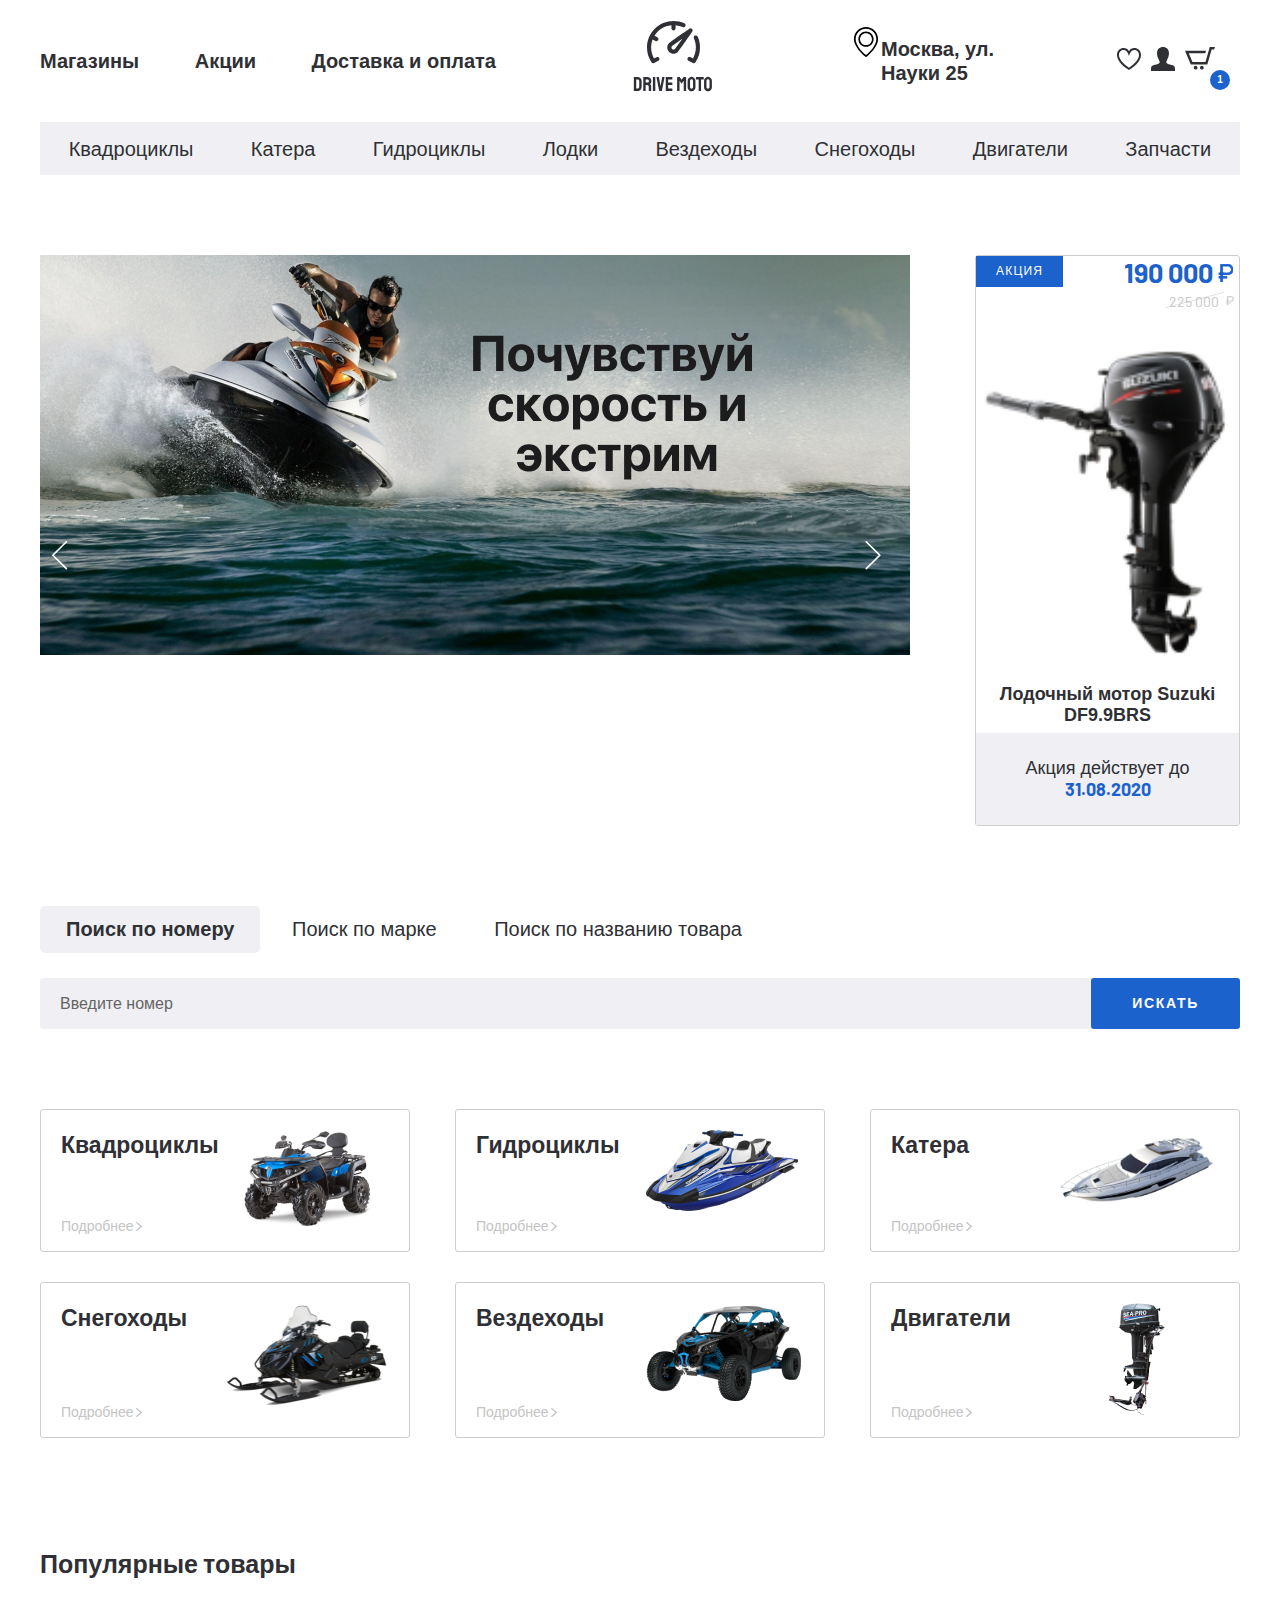
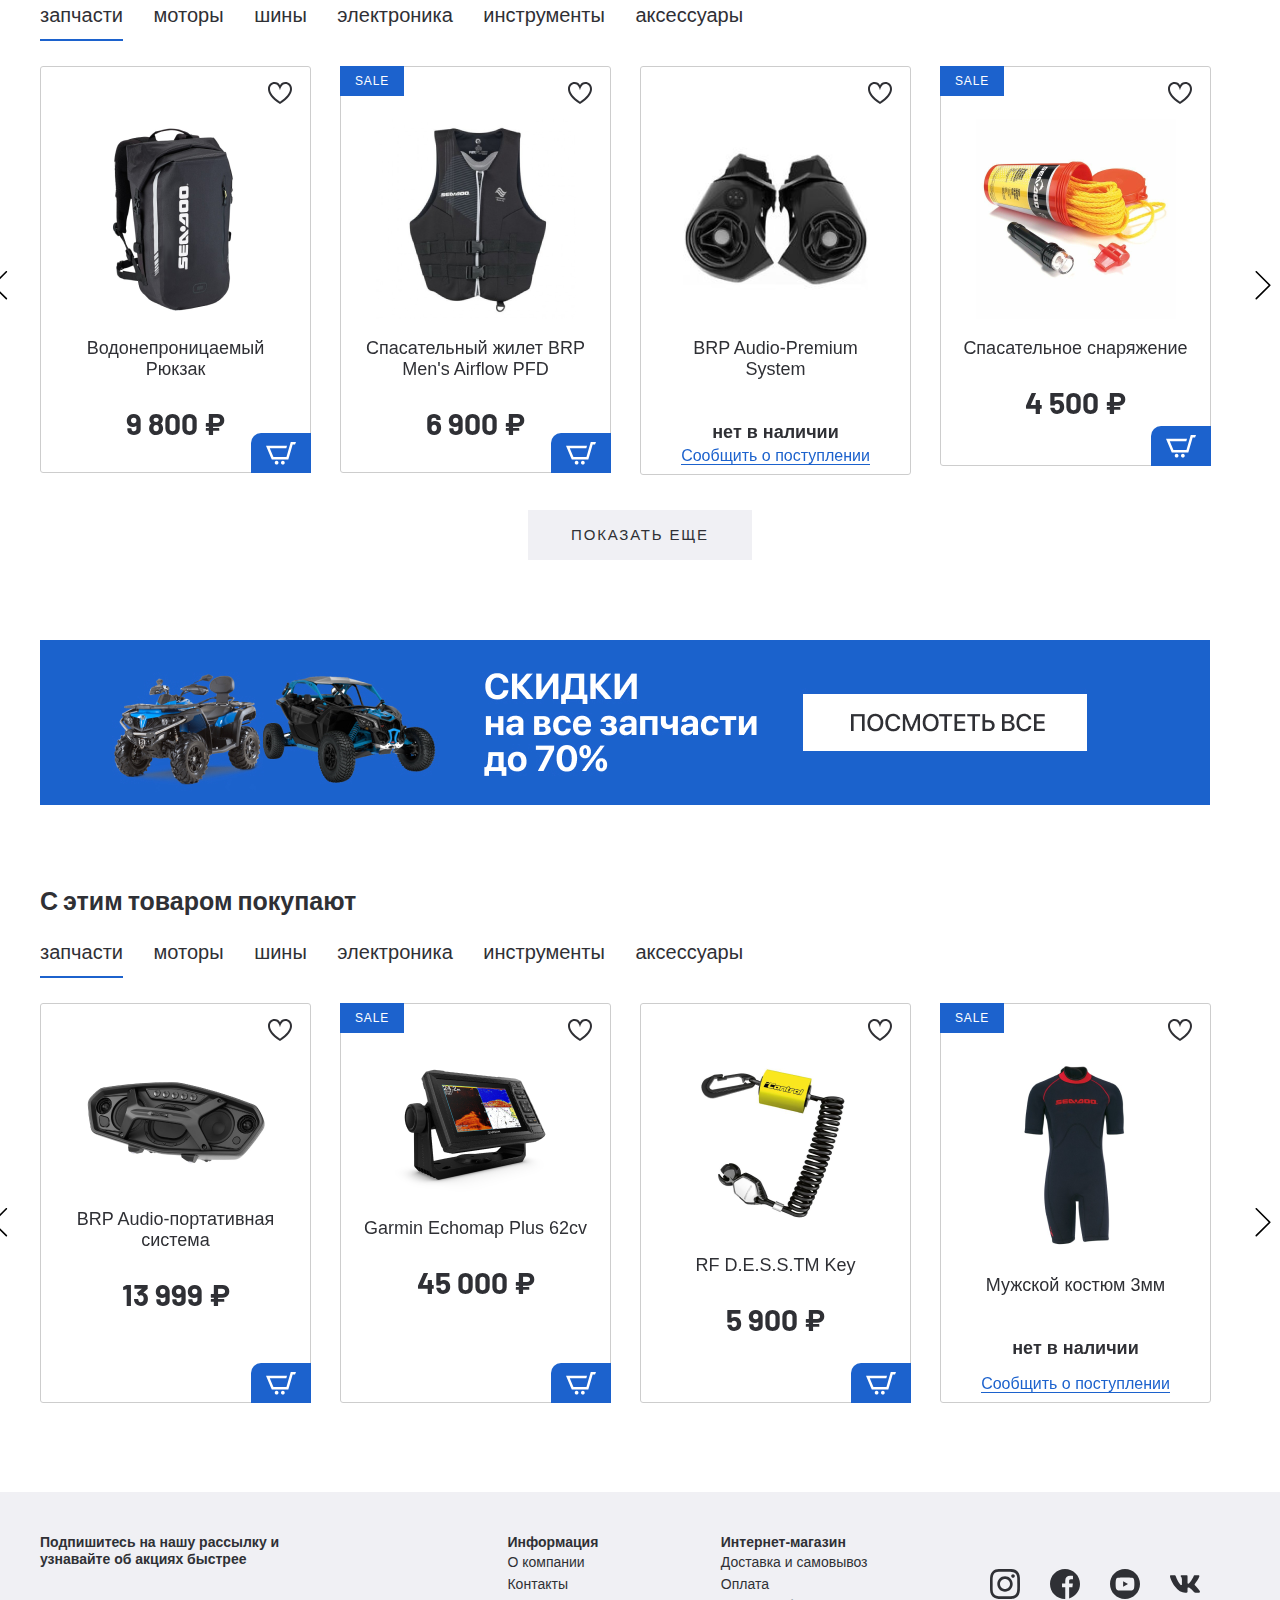
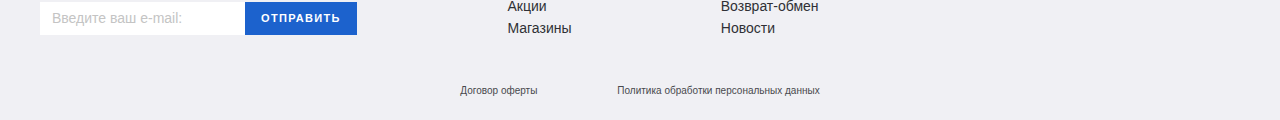
<file: index.html>
<!DOCTYPE html>
<html lang="ru">
<head>
  <meta charset="UTF-8">
  <meta name="viewport" content="width=device-width, initial-scale=1.0">
  <meta http-equiv="X-UA-Compatible" content="ie=edge">
  <title>Document</title>
  <link href="https://fonts.googleapis.com/css2?family=Barlow:wght@400;700&display=swap" rel="stylesheet">
  <link rel="stylesheet" href="css/normalize.css">
  <link rel="stylesheet" href="css/slick.css">
  <link rel="stylesheet" href="css/fonts.css">
  <link rel="stylesheet" href="css/ion.rangeSlider.min.css">
  <link rel="stylesheet" href="css/jquery.formstyler.css">
  <link rel="stylesheet" href="css/jquery.formstyler.theme.css">
  <link rel="stylesheet" href="css/jquery.rateyo.min.css">
  <link rel="stylesheet" href="css/style.css">
</head>
<body>
  
  <header class="header">
    <div class="header__top">
      <div class="container">
        <div class="header__top-inner">
          <nav class="menu">
            <ul class="menu__list">
              <li class="menu__item">
                <a class="menu__link" href="#" >
                  Магазины
                </a>
              </li>
              <li class="menu__item">
                <a class="menu__link" href="#" >
                  Акции
                </a>
              </li>
              <li class="menu__item">
                <a class="menu__link" href="#" >
                  Доставка и оплата
                </a>
              </li>
            </ul>
          </nav> 
            <a class="logo" href="#">
                <img class="logo__img" src="images/logo.svg" alt="">
            </a>
            <div class="header__box">
              <p class="header__address">
                Москва,  ул. Науки  25
              </p>
              <ul class="user-list">
                <li class="user-list__item">
                  <a class="user-list__link" href="#">
                    <img src="images/favorites.svg" alt="">
                  </a>
                </li>
                <li class="user-list__item">
                  <a class="user-list__link" href="#">
                    <img src="images/user.svg" alt="">
                  </a>
                </li>
                <li class="user-list__item">
                  <a class="user-list__link basket" href="#">
                    <img src="images/basket.svg" alt="">
                    <p class="basket__num">1</p>
                  </a>
                </li>
              </ul>
            </div>
        </div>
      </div>
    </div>
    <div class="header__bottom">
      <div class="container">
          <ul class="menu-categories">
            <li class="menu-categories__item">
              <a class="menu-categories__link" href="#">
                Квадроциклы
              </a>
            </li>
            <li class="menu-categories__item">
              <a class="menu-categories__link" href="#">
                Катера
              </a>
            </li>
            <li class="menu-categories__item">
              <a class="menu-categories__link" href="#">
                Гидроциклы
              </a>
            </li>
            <li class="menu-categories__item">
              <a class="menu-categories__link" href="#">
                Лодки
              </a>
            </li>
            <li class="menu-categories__item">
              <a class="menu-categories__link" href="#">
                Вездеходы
              </a>
            </li>
            <li class="menu-categories__item">
              <a class="menu-categories__link" href="#">
                Снегоходы
              </a>
            </li>
            <li class="menu-categories__item">
              <a class="menu-categories__link" href="#">
                Двигатели
              </a>
            </li>
            <li class="menu-categories__item">
              <a class="menu-categories__link" href="#">
                Запчасти
              </a>
            </li>
          </ul>
      </div>
    </div>
  </header>

  <section class="banner-section page-section">
    <div class="container">
      <div class="banner-section__inner">
        <div class="banner-section__slider">
          <a class="banner-section__slider-item" href="#">
            <img class="banner-section__slider-img" src="images/slider-1.jpg" alt="">
          </a>
          <a class="banner-section__slider-item" href="#">
            <img class="banner-section__slider-img" src="images/slider-1.jpg" alt="">
          </a>
          <a class="banner-section__slider-item" href="#">
            <img class="banner-section__slider-img" src="images/slider-1.jpg" alt="">
          </a>
          <a class="banner-section__slider-item" href="#">
            <img class="banner-section__slider-img" src="images/slider-1.jpg" alt="">
          </a>
          <a class="banner-section__slider-item" href="#">
            <img class="banner-section__slider-img" src="images/slider-1.jpg" alt="">
          </a>
          <a class="banner-section__slider-item" href="#">
            <img class="banner-section__slider-img" src="images/slider-1.jpg" alt="" >
          </a>
        </div>
        <a class="banner-section__item sale-item" href="#">
          <div class="sale-item__top">
            <p class="sale-item__info">
              Акция
            </p>
            <div class="sale-item__price">
              <div class="price sale-item__price-new">190 000</div>
              <div class="price sale-item__price-old">225 000</div>
            </div>
          </div>
          <img class="sale-item__img" src="images/content/sale-1.png" alt="">
          <h5 class="sale-item__title">
            Лодочный мотор Suzuki DF9.9BRS
          </h5>
          <p class="sale-item__footer">Акция действует до
            <span>31.08.2020<span>
            </p>
        </a>
      </div>
    </div>
  </section>

  <div class="search page-section">
    <div class="container">
      <div class="search__inner">
        <div class="search__tabs">
          <a class="tab search__tabs-item tab--active" href="#tab-1">Поиск по  номеру</a>
          <a class="tab search__tabs-item" href="#tab-2">Поиск по марке</a>
          <a class="tab search__tabs-item" href="#tab-3">Поиск по названию товара</a>
        </div>
        <div class="search__content">
          <div id="tab-1" class="tabs-content search__content-item tabs-content--active">
            <form class="search__content-form">
              <input class="search__content-input" type="text" placeholder="Введите номер">
              <button class="search__content-btn" type="submit">Искать</button>
            </form>
          </div>
          <div id="tab-2" class="tabs-content search__content-item">
            <form class="search__content-form">
              <input class="search__content-input" type="text" placeholder="Введите марку">
              <button class="search__content-btn" type="submit">Искать</button>
            </form>
          </div>
          <div id="tab-3" class="tabs-content search__content-item">
            <form class="search__content-form">
              <input class="search__content-input" type="text" placeholder="Введите название товара">
              <button class="search__content-btn" type="submit">Искать</button>
            </form>
          </div>
        </div>
      </div>
    </div>
  </div>

  <section class="categories page-section">
    <div class="container">
      <div class="categories__inner">
        <a class="categories__item" href="#">
          <div class="categories__item-info">
            <h4 class="categories__item-title">Квадроциклы</h4>
            <p class="categories__item-text">Подробнее</p>
          </div>
          <div class="categories__item-img">
            <img src="images/categories-1.png" alt="">
          </div>
        </a>
        <a class="categories__item" href="#">
          <div class="categories__item-info">
            <h4 class="categories__item-title">Гидроциклы</h4>
            <p class="categories__item-text">Подробнее</p>
          </div>
          <div class="categories__item-img">
            <img src="images/categories-2.png" alt="">
          </div>
        </a>
        <a class="categories__item" href="#">
          <div class="categories__item-info">
            <h4 class="categories__item-title">Катера</h4>
            <p class="categories__item-text">Подробнее</p>
          </div>
          <div class="categories__item-img">
            <img src="images/categories-3.png" alt="">
          </div>
        </a>
        <a class="categories__item" href="#">
          <div class="categories__item-info">
            <h4 class="categories__item-title">Снегоходы</h4>
            <p class="categories__item-text">Подробнее</p>
          </div>
          <div class="categories__item-img">
            <img src="images/categories-4.png" alt="">
          </div>
        </a>
        <a class="categories__item" href="#">
          <div class="categories__item-info">
            <h4 class="categories__item-title">Вездеходы</h4>
            <p class="categories__item-text">Подробнее</p>
          </div>
          <div class="categories__item-img">
            <img src="images/categories-5.png" alt="">
          </div>
        </a>
        <a class="categories__item" href="#">
          <div class="categories__item-info">
            <h4 class="categories__item-title">Двигатели</h4>
            <p class="categories__item-text">Подробнее</p>
          </div>
          <div class="categories__item-img">
            <img src="images/categories-6.png" alt="">
          </div>
        </a>
      </div>
    </div>
  </section>

  <section class="products">
    <div class="container">
      <div class="products__inner">
        <h3 class="product__title">Популярные товары</h3>
        <div class="tabs__wrapper">
          <div class="tabs products__tabs">
            <a class="tab tab--active products__tab" href="#product-tab-1">запчасти</a>
            <a class="tab products__tab" href="#product-tab-2">моторы</a>
            <a class="tab products__tab" href="#product-tab-3">шины</a>
            <a class="tab products__tab" href="#product-tab-4">электроника</a>
            <a class="tab products__tab" href="#product-tab-5">инструменты</a>
            <a class="tab products__tab" href="#product-tab-6">аксессуары</a>
          </div>

          <div class="tabs-container products__container">
            <div id="product-tab-1" class="tabs-content products__content tabs-content--active">
              <div class="product-slider">
                <div class="product-slider__item">
                  <div class="product-item__wrapper">
                    <button class="product-item__favourite">
                    </button>
                    <button class="product-item__basket">
                      <img src="images/basket-white.svg" alt="">
                    </button>
                    <a class="product-item__notify-link" href="#">
                      <span>Сообщить о поступлении</span>
                    </a>
                    <a class="product-item" href="#">
                      <p class="product-item__hover-text">
                        посмотреть товар
                      </p>
                      <img class="product-item__img" src="images/content/product-1.png" alt="">
                      <h4 class="product-item__title">
                        Водонепроницаемый
                        Рюкзак
                      </h4>
                      <p class="price product-item__price">
                        9 800 ₽
                      </p>
                      <p class="product-item__notify-text">
                        нет в наличии
                      </p>
                    </a>
                  </div>
                </div>

                <div class="product-slider__item">
                  <div class="product-item__wrapper">
                    <button class="product-item__favourite">
                    </button>
                    <button class="product-item__basket">
                      <img src="images/basket-white.svg" alt="">
                    </button>
                    <a class="product-item__notify-link" href="#">
                      <span>Сообщить о поступлении</span>
                    </a>
                    <a class="product-item product-item--sale" href="#">
                      <p class="product-item__hover-text">
                        посмотреть товар
                      </p>
                      <img class="product-item__img" src="images/content/product-2.png" alt="">
                      <h4 class="product-item__title">
                        Спасательный жилет BRP Men's Airflow PFD
                      </h4>
                      <p class="price product-item__price">
                        6 900 ₽
                      </p>
                      <p class="product-item__notify-text">
                        нет в наличии
                      </p>
                    </a>
                  </div>
                </div>

                <div class="product-slider__item">
                  <div class="product-item__wrapper product-item__not-avialable">
                    <button class="product-item__favourite">
                    </button>
                    <button class="product-item__basket">
                      <img src="images/basket-white.svg" alt="">
                    </button>
                    <a class="product-item__notify-link" href="#">
                      <span>Сообщить о поступлении</span>
                    </a>
                    <a class="product-item" href="#">
                      <p class="product-item__hover-text">
                        посмотреть товар
                      </p>
                      <img class="product-item__img" src="images/content/product-3.png" alt="">
                      <h4 class="product-item__title">
                        BRP Audio-Premium System
                      </h4>
                      <p class="price product-item__price">
                        65 000 ₽
                      </p>
                      <p class="product-item__notify-text">
                        нет в наличии
                      </p>
                    </a>
                  </div>
                </div>

                <div class="product-slider__item">
                  <div class="product-item__wrapper">
                    <button class="product-item__favourite">
                    </button>
                    <button class="product-item__basket">
                      <img src="images/basket-white.svg" alt="">
                    </button>
                    <a class="product-item__notify-link" href="#">
                      <span>Сообщить о поступлении</span>
                    </a>
                    <a class="product-item product-item--sale" href="#">
                      <p class="product-item__hover-text">
                        посмотреть товар
                      </p>
                      <img class="product-item__img" src="images/content/product-4.png" alt="">
                      <h4 class="product-item__title">
                        Спасательное снаряжение
                      </h4>
                      <p class="price product-item__price">
                        4 500 ₽
                      </p>
                      <p class="product-item__notify-text">
                        нет в наличии
                      </p>
                    </a>
                  </div>
                </div>

                <div class="product-slider__item">
                  <div class="product-item__wrapper product-item__not-avialable">
                    <button class="product-item__favourite">
                    </button>
                    <button class="product-item__basket">
                      <img src="images/basket-white.svg" alt="">
                    </button>
                    <a class="product-item__notify-link" href="#">
                      <span>Сообщить о поступлении</span>
                    </a>
                    <a class="product-item product-item--sale" href="#">
                      <p class="product-item__hover-text">
                        посмотреть товар
                      </p>
                      <img class="product-item__img" src="images/content/product-1.png" alt="">
                      <h4 class="product-item__title">
                        Водонепроницаемый
                        Рюкзак
                      </h4>
                      <p class="price product-item__price">
                        9 800 ₽
                      </p>
                      <p class="product-item__notify-text">
                        нет в наличии
                      </p>
                    </a>
                  </div>
                </div>

                <div class="product-slider__item">
                  <div class="product-item__wrapper product-item__not-avialable">
                    <button class="product-item__favourite">
                    </button>
                    <button class="product-item__basket">
                      <img src="images/basket-white.svg" alt="">
                    </button>
                    <a class="product-item__notify-link" href="#">
                      <span>Сообщить о поступлении</span>
                    </a>
                    <a class="product-item product-item--sale" href="#">
                      <p class="product-item__hover-text">
                        посмотреть товар
                      </p>
                      <img class="product-item__img" src="images/content/product-1.png" alt="">
                      <h4 class="product-item__title">
                        Водонепроницаемый
                        Рюкзак
                      </h4>
                      <p class="price product-item__price">
                        9 800 ₽
                      </p>
                      <p class="product-item__notify-text">
                        нет в наличии
                      </p>
                    </a>
                  </div>
                </div>

                <div class="product-slider__item">
                  <div class="product-item__wrapper product-item__not-avialable">
                    <button class="product-item__favourite">
                    </button>
                    <button class="product-item__basket">
                      <img src="images/basket-white.svg" alt="">
                    </button>
                    <a class="product-item__notify-link" href="#">
                      <span>Сообщить о поступлении</span>
                    </a>
                    <a class="product-item product-item--sale" href="#">
                      <p class="product-item__hover-text">
                        посмотреть товар
                      </p>
                      <img class="product-item__img" src="images/content/product-1.png" alt="">
                      <h4 class="product-item__title">
                        Водонепроницаемый
                        Рюкзак
                      </h4>
                      <p class="price product-item__price">
                        9 800 ₽
                      </p>
                      <p class="product-item__notify-text">
                        нет в наличии
                      </p>
                    </a>
                  </div>
                </div>
              </div>
            </div>
            
            <div id="product-tab-2" class="tabs-content products__content">
              <div class="product-slider">
                <div class="product-slider__item">
                  <div class="product-item__wrapper">
                    <button class="product-item__favourite">
                    </button>
                    <button class="product-item__basket">
                      <img src="images/basket-white.svg" alt="">
                    </button>
                    <a class="product-item__notify-link" href="#">
                      <span>Сообщить о поступлении</span>
                    </a>
                    <a class="product-item" href="#">
                      <p class="product-item__hover-text">
                        посмотреть товар
                      </p>
                      <img class="product-item__img" src="images/content/product-1.png" alt="">
                      <h4 class="product-item__title">
                        Водонепроницаемый
                        Рюкзак
                      </h4>
                      <p class="price product-item__price">
                        9 800 ₽
                      </p>
                      <p class="product-item__notify-text">
                        нет в наличии
                      </p>
                    </a>
                  </div>
                </div>

                <div class="product-slider__item">
                  <div class="product-item__wrapper">
                    <button class="product-item__favourite">
                    </button>
                    <button class="product-item__basket">
                      <img src="images/basket-white.svg" alt="">
                    </button>
                    <a class="product-item__notify-link" href="#">
                      <span>Сообщить о поступлении</span>
                    </a>
                    <a class="product-item product-item--sale" href="#">
                      <p class="product-item__hover-text">
                        посмотреть товар
                      </p>
                      <img class="product-item__img" src="images/content/product-1.png" alt="">
                      <h4 class="product-item__title">
                        Водонепроницаемый
                        Рюкзак
                      </h4>
                      <p class="price product-item__price">
                        9 800 ₽
                      </p>
                      <p class="product-item__notify-text">
                        нет в наличии
                      </p>
                    </a>
                  </div>
                </div>

                <div class="product-slider__item">
                  <div class="product-item__wrapper product-item__not-avialable">
                    <button class="product-item__favourite">
                    </button>
                    <button class="product-item__basket">
                      <img src="images/basket-white.svg" alt="">
                    </button>
                    <a class="product-item__notify-link" href="#">
                      <span>Сообщить о поступлении</span>
                    </a>
                    <a class="product-item product-item--sale" href="#">
                      <p class="product-item__hover-text">
                        посмотреть товар
                      </p>
                      <img class="product-item__img" src="images/content/product-1.png" alt="">
                      <h4 class="product-item__title">
                        Водонепроницаемый
                        Рюкзак
                      </h4>
                      <p class="price product-item__price">
                        9 800 ₽
                      </p>
                      <p class="product-item__notify-text">
                        нет в наличии
                      </p>
                    </a>
                  </div>
                </div>

                <div class="product-slider__item">
                  <div class="product-item__wrapper">
                    <button class="product-item__favourite">
                    </button>
                    <button class="product-item__basket">
                      <img src="images/basket-white.svg" alt="">
                    </button>
                    <a class="product-item__notify-link" href="#">
                      <span>Сообщить о поступлении</span>
                    </a>
                    <a class="product-item product-item--sale" href="#">
                      <p class="product-item__hover-text">
                        посмотреть товар
                      </p>
                      <img class="product-item__img" src="images/content/product-1.png" alt="">
                      <h4 class="product-item__title">
                        Водонепроницаемый
                        Рюкзак
                      </h4>
                      <p class="price product-item__price">
                        9 800 ₽
                      </p>
                      <p class="product-item__notify-text">
                        нет в наличии
                      </p>
                    </a>
                  </div>
                </div>

                <div class="product-slider__item">
                  <div class="product-item__wrapper product-item__not-avialable">
                    <button class="product-item__favourite">
                    </button>
                    <button class="product-item__basket">
                      <img src="images/basket-white.svg" alt="">
                    </button>
                    <a class="product-item__notify-link" href="#">
                      <span>Сообщить о поступлении</span>
                    </a>
                    <a class="product-item product-item--sale" href="#">
                      <p class="product-item__hover-text">
                        посмотреть товар
                      </p>
                      <img class="product-item__img" src="images/content/product-1.png" alt="">
                      <h4 class="product-item__title">
                        Водонепроницаемый
                        Рюкзак
                      </h4>
                      <p class="price product-item__price">
                        9 800 ₽
                      </p>
                      <p class="product-item__notify-text">
                        нет в наличии
                      </p>
                    </a>
                  </div>
                </div>

                <div class="product-slider__item">
                  <div class="product-item__wrapper product-item__not-avialable">
                    <button class="product-item__favourite">
                    </button>
                    <button class="product-item__basket">
                      <img src="images/basket-white.svg" alt="">
                    </button>
                    <a class="product-item__notify-link" href="#">
                      <span>Сообщить о поступлении</span>
                    </a>
                    <a class="product-item product-item--sale" href="#">
                      <p class="product-item__hover-text">
                        посмотреть товар
                      </p>
                      <img class="product-item__img" src="images/content/product-1.png" alt="">
                      <h4 class="product-item__title">
                        Водонепроницаемый
                        Рюкзак
                      </h4>
                      <p class="price product-item__price">
                        9 800 ₽
                      </p>
                      <p class="product-item__notify-text">
                        нет в наличии
                      </p>
                    </a>
                  </div>
                </div>

                <div class="product-slider__item">
                  <div class="product-item__wrapper product-item__not-avialable">
                    <button class="product-item__favourite">
                    </button>
                    <button class="product-item__basket">
                      <img src="images/basket-white.svg" alt="">
                    </button>
                    <a class="product-item__notify-link" href="#">
                      <span>Сообщить о поступлении</span>
                    </a>
                    <a class="product-item product-item--sale" href="#">
                      <p class="product-item__hover-text">
                        посмотреть товар
                      </p>
                      <img class="product-item__img" src="images/content/product-1.png" alt="">
                      <h4 class="product-item__title">
                        Водонепроницаемый
                        Рюкзак
                      </h4>
                      <p class="price product-item__price">
                        9 800 ₽
                      </p>
                      <p class="product-item__notify-text">
                        нет в наличии
                      </p>
                    </a>
                  </div>
                </div>
              </div>
            </div>
            <div id="product-tab-3" class="tabs-content products__content">slider-3</div>
            <div id="product-tab-4" class="tabs-content products__content">slider-4</div>
            <div id="product-tab-5" class="tabs-content products__content">slider-5</div>
            <div id="product-tab-6" class="tabs-content products__content">slider-6</div>
          </div>
        </div>
         <div class="products__more">
          <a class="products__more-link" href="#">Показать еще</a>
        </div>
      </div>
    </div>
  </section>

  <div class="banner">
    <div class="container">
      <a class="banner__link" href="#">
        <img src="images/content/banner.jpg" alt="">
      </a>
    </div>
  </div>

  <section class="products">
    <div class="container">
      <div class="products__inner">
        <h3 class="product__title">С этим товаром покупают</h3>
        <div class="tabs__wrapper">
          <div class="tabs products__tabs">
            <a class="tab tab--active products__tab" href="#popular-tab-1">запчасти</a>
            <a class="tab products__tab" href="#popular-tab-2">моторы</a>
            <a class="tab products__tab" href="#popular-tab-3">шины</a>
            <a class="tab products__tab" href="#popular-tab-4">электроника</a>
            <a class="tab products__tab" href="#popular-tab-5">инструменты</a>
            <a class="tab products__tab" href="#popular-tab-6">аксессуары</a>
          </div>

          <div class="tabs-container products__container">
            <div id="popular-tab-1" class="tabs-content products__content tabs-content--active">
              <div class="product-slider">
                <div class="product-slider__item">
                  <div class="product-item__wrapper">
                    <button class="product-item__favourite">
                    </button>
                    <button class="product-item__basket">
                      <img src="images/basket-white.svg" alt="">
                    </button>
                    <a class="product-item__notify-link" href="#">
                      <span>Сообщить о поступлении</span>
                    </a>
                    <a class="product-item" href="#">
                      <p class="product-item__hover-text">
                        посмотреть товар
                      </p>
                      <img class="product-item__img" src="images/content/product-5.png" alt="">
                      <h4 class="product-item__title">
                        BRP Audio-портативная система
                      </h4>
                      <p class="price product-item__price">
                        13 999 ₽
                      </p>
                      <p class="product-item__notify-text">
                        нет в наличии
                      </p>
                    </a>
                  </div>
                </div>

                <div class="product-slider__item">
                  <div class="product-item__wrapper">
                    <button class="product-item__favourite">
                    </button>
                    <button class="product-item__basket">
                      <img src="images/basket-white.svg" alt="">
                    </button>
                    <a class="product-item__notify-link" href="#">
                      <span>Сообщить о поступлении</span>
                    </a>
                    <a class="product-item product-item--sale" href="#">
                      <p class="product-item__hover-text">
                        посмотреть товар
                      </p>
                      <img class="product-item__img" src="images/content/product-6.png" alt="">
                      <h4 class="product-item__title">
                        Garmin Echomap Plus 62cv
                      </h4>
                      <p class="price product-item__price">
                        45 000 ₽
                      </p>
                      <p class="product-item__notify-text">
                        нет в наличии
                      </p>
                    </a>
                  </div>
                </div>

                <div class="product-slider__item">
                  <div class="product-item__wrapper">
                    <button class="product-item__favourite">
                    </button>
                    <button class="product-item__basket">
                      <img src="images/basket-white.svg" alt="">
                    </button>
                    <a class="product-item__notify-link" href="#">
                      <span>Сообщить о поступлении</span>
                    </a>
                    <a class="product-item" href="#">
                      <p class="product-item__hover-text">
                        посмотреть товар
                      </p>
                      <img class="product-item__img" src="images/content/product-7.png" alt="">
                      <h4 class="product-item__title">
                        RF D.E.S.S.TM Key
                      </h4>
                      <p class="price product-item__price">
                        5 900 ₽
                      </p>
                      <p class="product-item__notify-text">
                        нет в наличии
                      </p>
                    </a>
                  </div>
                </div>

                <div class="product-slider__item">
                  <div class="product-item__wrapper product-item__not-avialable">
                    <button class="product-item__favourite">
                    </button>
                    <button class="product-item__basket">
                      <img src="images/basket-white.svg" alt="">
                    </button>
                    <a class="product-item__notify-link" href="#">
                      <span>Сообщить о поступлении</span>
                    </a>
                    <a class="product-item product-item--sale" href="#">
                      <p class="product-item__hover-text">
                        посмотреть товар
                      </p>
                      <img class="product-item__img" src="images/content/product-8.png" alt="">
                      <h4 class="product-item__title">
                        Мужской костюм 3мм
                      </h4>
                      <p class="price product-item__price">
                        9 800 ₽
                      </p>
                      <p class="product-item__notify-text">
                        нет в наличии
                      </p>
                    </a>
                  </div>
                </div>

                <div class="product-slider__item">
                  <div class="product-item__wrapper product-item__not-avialable">
                    <button class="product-item__favourite">
                    </button>
                    <button class="product-item__basket">
                      <img src="images/basket-white.svg" alt="">
                    </button>
                    <a class="product-item__notify-link" href="#">
                      <span>Сообщить о поступлении</span>
                    </a>
                    <a class="product-item product-item--sale" href="#">
                      <p class="product-item__hover-text">
                        посмотреть товар
                      </p>
                      <img class="product-item__img" src="images/content/product-1.png" alt="">
                      <h4 class="product-item__title">
                        Водонепроницаемый
                        Рюкзак
                      </h4>
                      <p class="price product-item__price">
                        9 800 ₽
                      </p>
                      <p class="product-item__notify-text">
                        нет в наличии
                      </p>
                    </a>
                  </div>
                </div>

                <div class="product-slider__item">
                  <div class="product-item__wrapper product-item__not-avialable">
                    <button class="product-item__favourite">
                    </button>
                    <button class="product-item__basket">
                      <img src="images/basket-white.svg" alt="">
                    </button>
                    <a class="product-item__notify-link" href="#">
                      <span>Сообщить о поступлении</span>
                    </a>
                    <a class="product-item product-item--sale" href="#">
                      <p class="product-item__hover-text">
                        посмотреть товар
                      </p>
                      <img class="product-item__img" src="images/content/product-1.png" alt="">
                      <h4 class="product-item__title">
                        Водонепроницаемый
                        Рюкзак
                      </h4>
                      <p class="price product-item__price">
                        9 800 ₽
                      </p>
                      <p class="product-item__notify-text">
                        нет в наличии
                      </p>
                    </a>
                  </div>
                </div>

                <div class="product-slider__item">
                  <div class="product-item__wrapper product-item__not-avialable">
                    <button class="product-item__favourite">
                    </button>
                    <button class="product-item__basket">
                      <img src="images/basket-white.svg" alt="">
                    </button>
                    <a class="product-item__notify-link" href="#">
                      <span>Сообщить о поступлении</span>
                    </a>
                    <a class="product-item product-item--sale" href="#">
                      <p class="product-item__hover-text">
                        посмотреть товар
                      </p>
                      <img class="product-item__img" src="images/content/product-1.png" alt="">
                      <h4 class="product-item__title">
                        Водонепроницаемый
                        Рюкзак
                      </h4>
                      <p class="price product-item__price">
                        9 800 ₽
                      </p>
                      <p class="product-item__notify-text">
                        нет в наличии
                      </p>
                    </a>
                  </div>
                </div>
              </div>
            </div>
            
            <div id="popular-tab-2" class="tabs-content products__content">
              <div class="product-slider">
                <div class="product-slider__item">
                  <div class="product-item__wrapper">
                    <button class="product-item__favourite">
                    </button>
                    <button class="product-item__basket">
                      <img src="images/basket-white.svg" alt="">
                    </button>
                    <a class="product-item__notify-link" href="#">
                      <span>Сообщить о поступлении</span>
                    </a>
                    <a class="product-item" href="#">
                      <p class="product-item__hover-text">
                        посмотреть товар
                      </p>
                      <img class="product-item__img" src="images/content/product-1.png" alt="">
                      <h4 class="product-item__title">
                        Водонепроницаемый
                        Рюкзак
                      </h4>
                      <p class="price product-item__price">
                        9 800 ₽
                      </p>
                      <p class="product-item__notify-text">
                        нет в наличии
                      </p>
                    </a>
                  </div>
                </div>

                <div class="product-slider__item">
                  <div class="product-item__wrapper">
                    <button class="product-item__favourite">
                    </button>
                    <button class="product-item__basket">
                      <img src="images/basket-white.svg" alt="">
                    </button>
                    <a class="product-item__notify-link" href="#">
                      <span>Сообщить о поступлении</span>
                    </a>
                    <a class="product-item product-item--sale" href="#">
                      <p class="product-item__hover-text">
                        посмотреть товар
                      </p>
                      <img class="product-item__img" src="images/content/product-1.png" alt="">
                      <h4 class="product-item__title">
                        Водонепроницаемый
                        Рюкзак
                      </h4>
                      <p class="price product-item__price">
                        9 800 ₽
                      </p>
                      <p class="product-item__notify-text">
                        нет в наличии
                      </p>
                    </a>
                  </div>
                </div>

                <div class="product-slider__item">
                  <div class="product-item__wrapper product-item__not-avialable">
                    <button class="product-item__favourite">
                    </button>
                    <button class="product-item__basket">
                      <img src="images/basket-white.svg" alt="">
                    </button>
                    <a class="product-item__notify-link" href="#">
                      <span>Сообщить о поступлении</span>
                    </a>
                    <a class="product-item product-item--sale" href="#">
                      <p class="product-item__hover-text">
                        посмотреть товар
                      </p>
                      <img class="product-item__img" src="images/content/product-1.png" alt="">
                      <h4 class="product-item__title">
                        Водонепроницаемый
                        Рюкзак
                      </h4>
                      <p class="price product-item__price">
                        9 800 ₽
                      </p>
                      <p class="product-item__notify-text">
                        нет в наличии
                      </p>
                    </a>
                  </div>
                </div>

                <div class="product-slider__item">
                  <div class="product-item__wrapper">
                    <button class="product-item__favourite">
                    </button>
                    <button class="product-item__basket">
                      <img src="images/basket-white.svg" alt="">
                    </button>
                    <a class="product-item__notify-link" href="#">
                      <span>Сообщить о поступлении</span>
                    </a>
                    <a class="product-item product-item--sale" href="#">
                      <p class="product-item__hover-text">
                        посмотреть товар
                      </p>
                      <img class="product-item__img" src="images/content/product-1.png" alt="">
                      <h4 class="product-item__title">
                        Водонепроницаемый
                        Рюкзак
                      </h4>
                      <p class="price product-item__price">
                        9 800 ₽
                      </p>
                      <p class="product-item__notify-text">
                        нет в наличии
                      </p>
                    </a>
                  </div>
                </div>

                <div class="product-slider__item">
                  <div class="product-item__wrapper product-item__not-avialable">
                    <button class="product-item__favourite">
                    </button>
                    <button class="product-item__basket">
                      <img src="images/basket-white.svg" alt="">
                    </button>
                    <a class="product-item__notify-link" href="#">
                      <span>Сообщить о поступлении</span>
                    </a>
                    <a class="product-item product-item--sale" href="#">
                      <p class="product-item__hover-text">
                        посмотреть товар
                      </p>
                      <img class="product-item__img" src="images/content/product-1.png" alt="">
                      <h4 class="product-item__title">
                        Водонепроницаемый
                        Рюкзак
                      </h4>
                      <p class="price product-item__price">
                        9 800 ₽
                      </p>
                      <p class="product-item__notify-text">
                        нет в наличии
                      </p>
                    </a>
                  </div>
                </div>

                <div class="product-slider__item">
                  <div class="product-item__wrapper product-item__not-avialable">
                    <button class="product-item__favourite">
                    </button>
                    <button class="product-item__basket">
                      <img src="images/basket-white.svg" alt="">
                    </button>
                    <a class="product-item__notify-link" href="#">
                      <span>Сообщить о поступлении</span>
                    </a>
                    <a class="product-item product-item--sale" href="#">
                      <p class="product-item__hover-text">
                        посмотреть товар
                      </p>
                      <img class="product-item__img" src="images/content/product-1.png" alt="">
                      <h4 class="product-item__title">
                        Водонепроницаемый
                        Рюкзак
                      </h4>
                      <p class="price product-item__price">
                        9 800 ₽
                      </p>
                      <p class="product-item__notify-text">
                        нет в наличии
                      </p>
                    </a>
                  </div>
                </div>

                <div class="product-slider__item">
                  <div class="product-item__wrapper product-item__not-avialable">
                    <button class="product-item__favourite">
                    </button>
                    <button class="product-item__basket">
                      <img src="images/basket-white.svg" alt="">
                    </button>
                    <a class="product-item__notify-link" href="#">
                      <span>Сообщить о поступлении</span>
                    </a>
                    <a class="product-item product-item--sale" href="#">
                      <p class="product-item__hover-text">
                        посмотреть товар
                      </p>
                      <img class="product-item__img" src="images/content/product-1.png" alt="">
                      <h4 class="product-item__title">
                        Водонепроницаемый
                        Рюкзак
                      </h4>
                      <p class="price product-item__price">
                        9 800 ₽
                      </p>
                      <p class="product-item__notify-text">
                        нет в наличии
                      </p>
                    </a>
                  </div>
                </div>
              </div>
            </div>
            <div id="popular-tab-3" class="tabs-content products__content">slider-3</div>
            <div id="popular-tab-4" class="tabs-content products__content">slider-4</div>
            <div id="popular-tab-5" class="tabs-content products__content">slider-5</div>
            <div id="popular-tab-6" class="tabs-content products__content">slider-6</div>
          </div>
        </div>
      </div>
    </div>
  </section>

  <footer class="footer">
    <div class="container">
      <div class="footer__top">
        <div class="footer__top-inner">
          <div class="footer__top-item footer__top-mailing">
            <h6 class="footer__top-title">Подпишитесь на нашу рассылку 
              и узнавайте об акциях быстрее</h6>
              <form class="footer-form">
                <input class="footer-form__input" type="text" placeholder="Введите ваш e-mail:">
                <button class="footer-form__btn" type="submit">Отправить</button>
              </form>
          </div>
          <div class="footer__top-item">
            <h6 class="footer__top-title">Информация</h6>
            <ul class="footer-list">
              <li class="footer-list__item">
                <a href="#">О компании</a>
              </li>
              <li class="footer-list__item">
                <a href="#">Контакты</a>
              </li>
              <li class="footer-list__item">
                <a href="#">Акции</a>
              </li>
              <li class="footer-list__item">
                <a href="#">Магазины</a>
              </li>
            </ul>
          </div>
          <div class="footer__top-item">
            <h6 class="footer__top-title">Интернет-магазин</h6>
            <ul class="footer-list">
              <li class="footer-list__item">
                <a href="#">Доставка и самовывоз</a>
            </li>
              <li class="footer-list__item">
                <a href="#">Оплата</a>
              </li>
              <li class="footer-list__item">
                <a href="#">Возврат-обмен</a>
              </li>
              <li class="footer-list__item">
                <a href="#">Новости</a>
              </li>
            </ul>
          </div>
          <div class="footer__top-item footer__top-social">
            <ul class="social-list">
              <li class="social-list__item">
                <a href="#">
                  <img src="images/instagram.svg" alt="">
                </a>
              </li>
              <li class="social-list__item">
                <a href="#">
                  <img src="images/facebook.svg" alt="">
                </a>
              </li>
              <li class="social-list__item">
                <a href="#">
                  <img src="images/youtube.svg" alt="">
                </a>
              </li>
              <li class="social-list__item">
                <a href="#">
                  <img src="images/vk.svg" alt="">
                </a>
              </li>
            </ul>
          </div>
        </div>
      </div>
      <div class="footer__bottom">
        <a class="footer__bottom-link" href="#">Договор оферты</a>
        <a class="footer__bottom-link" href="#">Политика обработки персональных данных</a>
      </div>
  </div>
  </footer>

  <script src="https://ajax.googleapis.com/ajax/libs/jquery/3.4.1/jquery.min.js"></script>
  <script src="js/slick.min.js"></script>
  <script src="js/ion.rangeSlider.min.js"></script>
  <script src="js/jquery.formstyler.min.js"></script>
  <script src="js/jquery.rateyo.min.js"></script>
  <script src="js/main.js"></script>
</body>
</html>

<!--
<div class="tabs__wrapper">
  <div class="tabs">
    <a class="tab tab--active" href="#"></a>
  </div>
  <div class="tabs-container">
    <div class="tabs-content">
    </div>
  </div>
</div>
-->
</file>
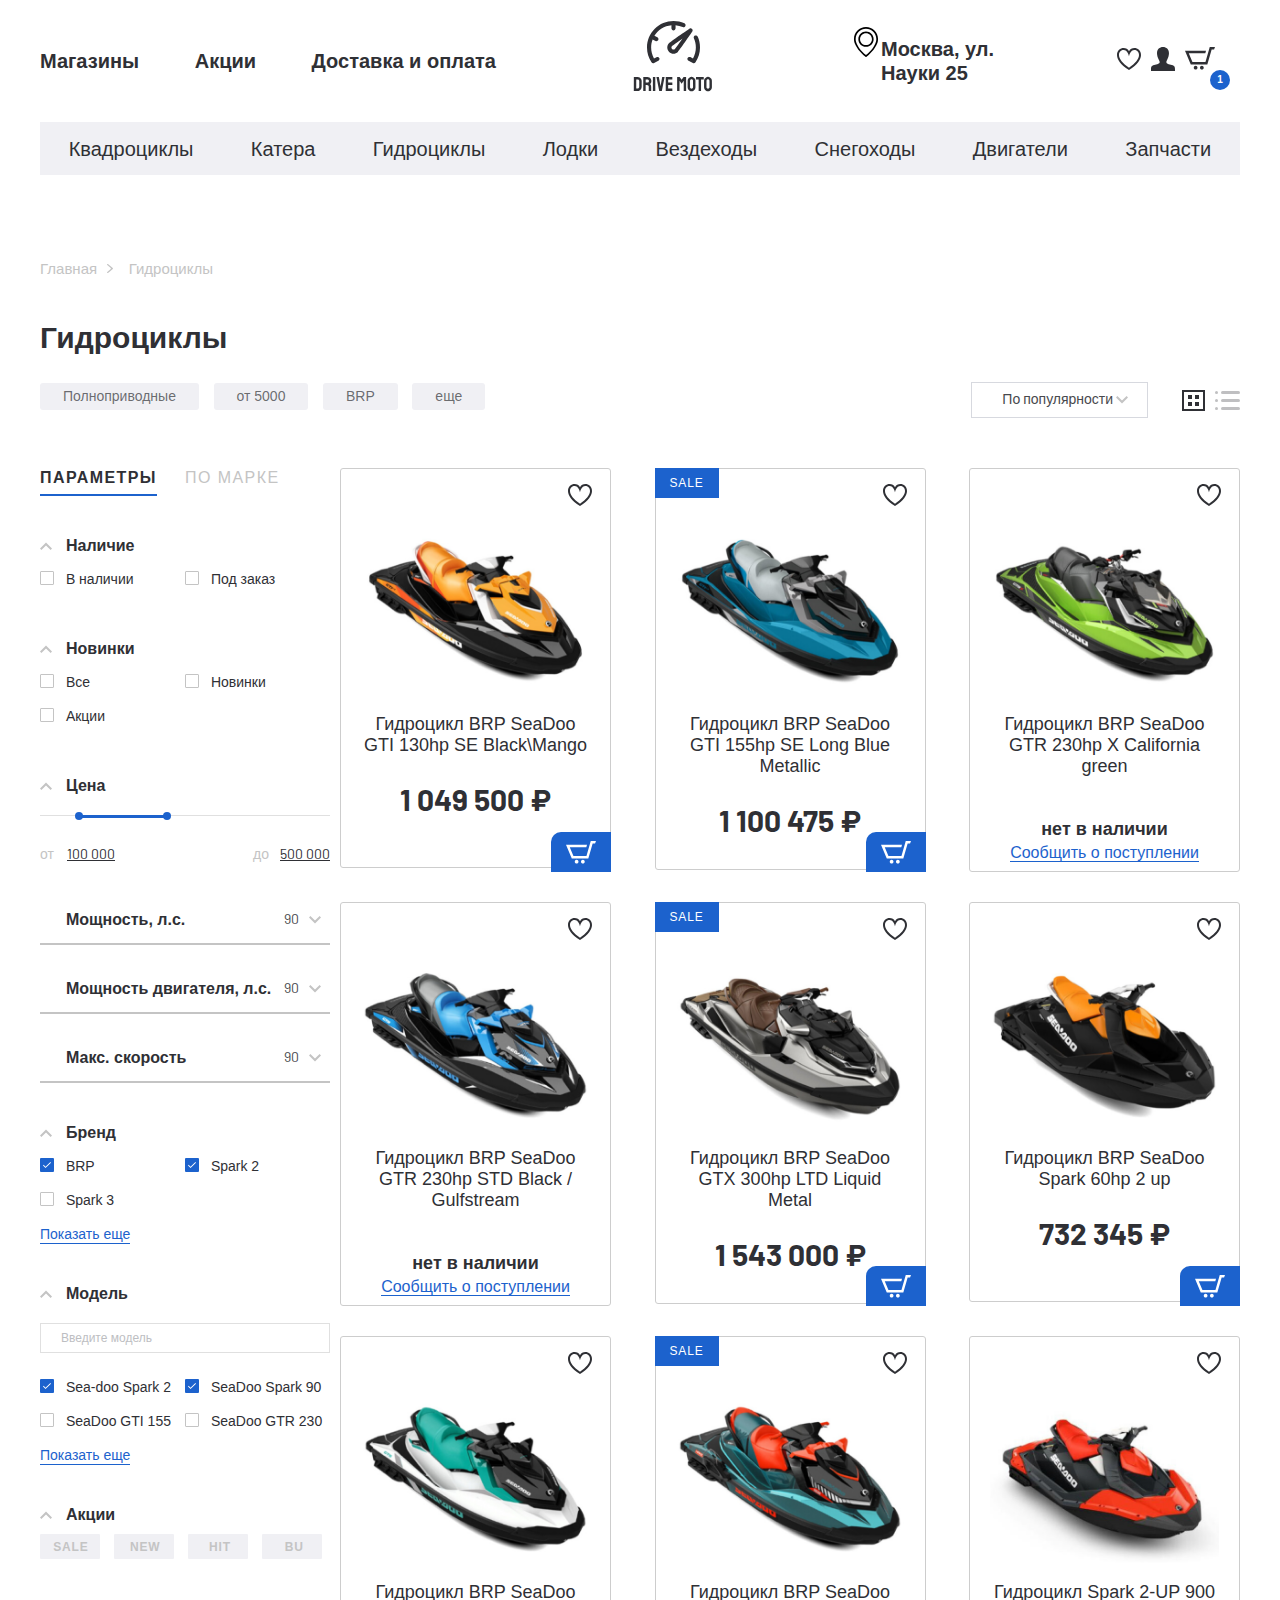
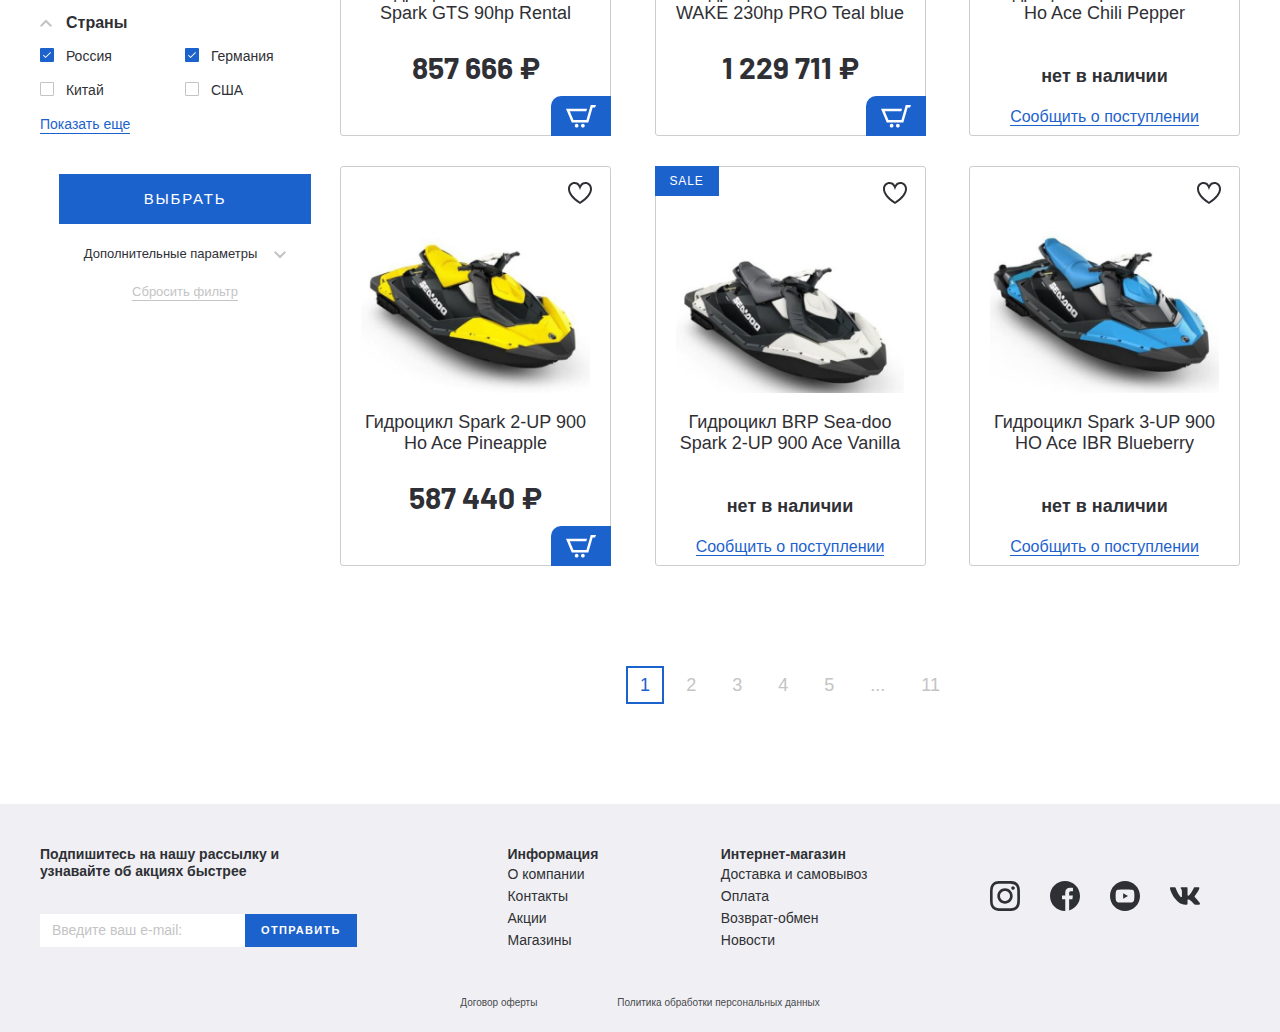
<file: catalog.html>
<!DOCTYPE html>
<html lang="ru">
<head>
  <meta charset="UTF-8">
  <meta name="viewport" content="width=device-width, initial-scale=1.0">
  <meta http-equiv="X-UA-Compatible" content="ie=edge">
  <title>Document</title>
  <link href="https://fonts.googleapis.com/css2?family=Barlow:wght@400;700&display=swap" rel="stylesheet">
  <link rel="stylesheet" href="css/normalize.css">
  <link rel="stylesheet" href="css/slick.css">
  <link rel="stylesheet" href="css/fonts.css">
  <link rel="stylesheet" href="css/ion.rangeSlider.min.css">
  <link rel="stylesheet" href="css/jquery.formstyler.css">
  <link rel="stylesheet" href="css/jquery.formstyler.theme.css">
  <link rel="stylesheet" href="css/jquery.rateyo.min.css">
  <link rel="stylesheet" href="css/style.css">
</head>
<body>
  
  <header class="header">
    <div class="header__top">
      <div class="container">
        <div class="header__top-inner">
          <nav class="menu">
            <ul class="menu__list">
              <li class="menu__item">
                <a class="menu__link" href="#" >
                  Магазины
                </a>
              </li>
              <li class="menu__item">
                <a class="menu__link" href="#" >
                  Акции
                </a>
              </li>
              <li class="menu__item">
                <a class="menu__link" href="#" >
                  Доставка и оплата
                </a>
              </li>
            </ul>
          </nav> 
            <a class="logo" href="#">
                <img class="logo__img" src="images/logo.svg" alt="">
            </a>
            <div class="header__box">
              <p class="header__address">
                Москва,  ул. Науки  25
              </p>
              <ul class="user-list">
                <li class="user-list__item">
                  <a class="user-list__link" href="#">
                    <img src="images/favorites.svg" alt="">
                  </a>
                </li>
                <li class="user-list__item">
                  <a class="user-list__link" href="#">
                    <img src="images/user.svg" alt="">
                  </a>
                </li>
                <li class="user-list__item">
                  <a class="user-list__link basket" href="#">
                    <img src="images/basket.svg" alt="">
                    <p class="basket__num">1</p>
                  </a>
                </li>
              </ul>
            </div>
        </div>
      </div>
    </div>
    <div class="header__bottom">
      <div class="container">
          <ul class="menu-categories">
            <li class="menu-categories__item">
              <a class="menu-categories__link" href="#">
                Квадроциклы
              </a>
            </li>
            <li class="menu-categories__item">
              <a class="menu-categories__link" href="#">
                Катера
              </a>
            </li>
            <li class="menu-categories__item">
              <a class="menu-categories__link" href="#">
                Гидроциклы
              </a>
            </li>
            <li class="menu-categories__item">
              <a class="menu-categories__link" href="#">
                Лодки
              </a>
            </li>
            <li class="menu-categories__item">
              <a class="menu-categories__link" href="#">
                Вездеходы
              </a>
            </li>
            <li class="menu-categories__item">
              <a class="menu-categories__link" href="#">
                Снегоходы
              </a>
            </li>
            <li class="menu-categories__item">
              <a class="menu-categories__link" href="#">
                Двигатели
              </a>
            </li>
            <li class="menu-categories__item">
              <a class="menu-categories__link" href="#">
                Запчасти
              </a>
            </li>
          </ul>
      </div>
    </div>
  </header>


  <div class="breadcrumbs">
    <div class="container">
      <ul class="breadcrumbs__list">
        <li class="breadcrumbs__list-item">
          <a href="#">Главная</a>
        </li>
        <li class="breadcrumbs__list-item">
          <span>Гидроциклы</span>
        </li>
      </ul>
    </div>
  </div>

  <section class="catalog">
    <div class="container">
      <h2 class="catalog__title">
        Гидроциклы
      </h2>
      <div class="catalog__filter">
        <div class="catalog__filter-items">
          <button>Полноприводные</button>
          <button>от 5000</button>
          <button>BRP</button>
          <button>еще</button>
        </div>
        <div class="catalog__filter-btn">
          <select class="filter-style select-item">
            <option>По популярности</option>
            <option>По цене</option>
            <option>Рекомендации</option>
          </select>
          <button class="catalog__filter-btngrid catalog__filter-button catalog__filter-button--active">
            <svg width="23" height="21" viewBox="0 0 23 21" fill="none" xmlns="http://www.w3.org/2000/svg">
              <rect x="1" y="1" width="21" height="19" stroke="#2F3035" stroke-width="2"/>
              <rect x="7" y="6" width="2" height="2" fill="#2F3035" stroke="#2F3035" stroke-width="2"/>
              <rect x="7" y="13" width="2" height="2" fill="#2F3035" stroke="#2F3035" stroke-width="2"/>
              <rect x="14" y="6" width="2" height="2" fill="#2F3035" stroke="#2F3035" stroke-width="2"/>
              <rect x="14" y="13" width="2" height="2" fill="#2F3035" stroke="#2F3035" stroke-width="2"/>
              </svg>
          </button>
          <button class="catalog__filter-btnline catalog__filter-button">
            <svg width="25" height="19" viewBox="0 0 25 19" fill="none" xmlns="http://www.w3.org/2000/svg">
              <g opacity="1">
              <rect x="6" width="19" height="3" rx="1.5" fill="#2F3035"/>
              <rect x="6" y="8" width="19" height="3" rx="1.5" fill="#2F3035"/>
              <rect x="6" y="16" width="19" height="3" rx="1.5" fill="#2F3035"/>
              <rect width="3" height="3" rx="1.5" fill="#2F3035"/>
              <rect y="8" width="3" height="3" rx="1.5" fill="#2F3035"/>
              <rect y="16" width="3" height="3" rx="1.5" fill="#2F3035"/>
              </g>
              </svg>
          </button>
        </div>
      </div>
      <div class="catalog__inner">
        <aside class="catalog__inner-aside aside-filter">
          <div class="tabs__wrapper">
            <div class="tabs aside-filter__tabs">
              <a class="tab aside-filter__tab tab--active" href="#"><span>Параметры</span></a>
              <a class="tab aside-filter__tab" href="#"><span>По марке</span></a>
            </div>

            <div class="tabs-container">
              <div class="tabs-content aside-filter__tabs-content tabs-content--active">
                
                <form class="aside-filter__form">
                  <ul class="aside-filter__list">
                    <li class="aside-filter__item-drop">
                      <p class="aside-filter__item-title filter__item-drop filter__item-drop--active">Наличие</p>
                      <div class="aside-filter__content">
                        <div class="aside-filter__content-box">
                          <label class="aside-filter__content-label">
                            <input class="filter-style" type="checkbox">
                            В наличии
                          </label>
                        </div>
                        <div class="aside-filter__content-box">
                          <label class="aside-filter__content-label">
                            <input class="filter-style" type="checkbox">
                            Под заказ
                          </label>
                        </div>
                      </div>
                    </li>

                    <li class="aside-filter__item-drop">
                      <p class="aside-filter__item-title filter__item-drop filter__item-drop--active">Новинки</p>
                      <div class="aside-filter__content aside-filter__content-radio">
                        <div class="aside-filter__content-box">
                          <label class="aside-filter__content-label">
                            <input class="filter-style" name="radio" type="radio">
                            Все
                          </label>
                        </div>
                        <div class="aside-filter__content-box">
                          <label class="aside-filter__content-label">
                            <input class="filter-style" name="radio" type="radio">
                            Новинки
                          </label>
                        </div>
                        <div class="aside-filter__content-box">
                          <label class="aside-filter__content-label">
                            <input class="filter-style" name="radio" type="radio">
                            Акции
                          </label>
                        </div>
                      </div>
                    </li>

                    <li class="aside-filter__item-drop">
                      <p class="aside-filter__item-title filter__item-drop filter__item-drop--active">Цена</p>
                      <div class="aside-filter__content">
                        <input type="text" class="js-range-slider" name="my_range" value="" 
                        data-min="100000" data-max="500000" data-from="150000" data-to="275000"/>
                      </div>
                    </li>


                    <li class="aside-filter__item-list">
                      <div class="filter__item-list">
                          <p class="filter__item-listtitle">Мощность, л.с.</p>
                        <select class="filter-style filter__item-listselect">
                          <option>90</option>
                          <option>130</option>
                          <option>154</option>
                          <option>230</option>
                          <option>300</option>
                        </select>
                      </div>

                      <div class="filter__item-list">
                        <p class="filter__item-listtitle">Мощность двигателя, л.с.</p>
                        <select class="filter-style filter__item-listselect">
                          <option>90</option>
                          <option>130</option>
                          <option>154</option>
                          <option>230</option>
                          <option>300</option>
                        </select>
                    </div>

                    <div class="filter__item-list">
                      <p class="filter__item-listtitle">Макс. скорость</p>
                        <select class="filter-style filter__item-listselect">
                          <option>90</option>
                          <option>130</option>
                          <option>154</option>
                          <option>230</option>
                          <option>300</option>
                        </select>
                  </div>
                    
                    </li>

                    <li class="aside-filter__item-drop">
                      <p class="aside-filter__item-title filter__item-drop filter__item-drop--active">Бренд</p>
                      <div class="aside-filter__content">
                        <div class="aside-filter__content-box">
                          <label class="aside-filter__content-label">
                            <input class="filter-style" type="checkbox" checked>
                            BRP
                          </label>
                        </div>
                        <div class="aside-filter__content-box">
                          <label class="aside-filter__content-label">
                            <input class="filter-style" type="checkbox" checked>
                            Spark 2
                          </label>
                        </div>
                        <div class="aside-filter__content-box">
                          <label class="aside-filter__content-label">
                            <input class="filter-style" type="checkbox">
                            Spark 3 
                          </label>
                        </div>
                        <div class="filter-more">
                          <button class="filter-more__btn" href="#">Показать еще</button>
                        </div>
                      </div>
                    </li>

                    <li class="aside-filter__item-drop">
                      <p class="aside-filter__item-title filter__item-drop filter__item-drop--active">Модель</p>
                      <div class="aside-filter__content">
                        <input type="text" class="filter-search" placeholder="Введите модель">
                        <div class="aside-filter__content-box">
                          <label class="aside-filter__content-label">
                            <input class="filter-style" type="checkbox" checked>
                            Sea-doo Spark 2
                          </label>
                        </div>
                        <div class="aside-filter__content-box">
                          <label class="aside-filter__content-label">
                            <input class="filter-style" type="checkbox" checked>
                            SeaDoo Spark 90 
                          </label>
                        </div>
                        <div class="aside-filter__content-box">
                          <label class="aside-filter__content-label">
                            <input class="filter-style" type="checkbox">
                            SeaDoo GTI 155
                          </label>
                        </div>
                        <div class="aside-filter__content-box">
                          <label class="aside-filter__content-label">
                            <input class="filter-style" type="checkbox">
                            SeaDoo GTR 230
                          </label>
                        </div>
                        <div class="filter-more">
                          <button class="filter-more__btn" href="#">Показать еще</button>
                        </div>
                      </div>
                    </li>

                    <li class="aside-filter__item-drop btn-checked">
                      <p class="aside-filter__item-title filter__item-drop filter__item-drop--active">Акции</p>
                      <div class="aside-filter__content">
                        <div class="aside-filter__content-box">
                          <label class="aside-filter__content-label">
                            <input class="filter-style" type="checkbox">
                            <span class="btn-checked__text">SALE</span>
                          </label>
                        </div>
                        <div class="aside-filter__content-box">
                          <label class="aside-filter__content-label">
                            <input class="filter-style" type="checkbox">
                            <span class="btn-checked__text">NEW</span>
                          </label>
                        </div>
                        <div class="aside-filter__content-box">
                          <label class="aside-filter__content-label">
                            <input class="filter-style" type="checkbox">
                            <span class="btn-checked__text">HIT</span>
                          </label>
                        </div>
                        <div class="aside-filter__content-box">
                          <label class="aside-filter__content-label">
                            <input class="filter-style" type="checkbox">
                            <span class="btn-checked__text">BU</span>
                          </label>
                        </div>
                      </div>
                    </li>

                    <li class="aside-filter__item-drop">
                      <p class="aside-filter__item-title filter__item-drop filter__item-drop--active">Страны</p>
                      <div class="aside-filter__content">
                        <div class="aside-filter__content-box">
                          <label class="aside-filter__content-label">
                            <input class="filter-style" type="checkbox" checked>
                            Россия
                          </label>
                        </div>
                        <div class="aside-filter__content-box">
                          <label class="aside-filter__content-label">
                            <input class="filter-style" type="checkbox" checked>
                            Германия
                          </label>
                        </div>
                        <div class="aside-filter__content-box">
                          <label class="aside-filter__content-label">
                            <input class="filter-style" type="checkbox">
                            Китай
                          </label>
                        </div>
                        <div class="aside-filter__content-box">
                          <label class="aside-filter__content-label">
                            <input class="filter-style" type="checkbox">
                            CША
                          </label>
                        </div>
                        <div class="filter-more">
                          <button class="filter-more__btn" href="#">Показать еще</button>
                        </div>
                      </div>
                    </li>

                    <li class="aside-filter__item-drop aside-filter__item-btn">
                      <button class="filter-btn__send filter-btn__send--active" type="submit">ВЫБРАТЬ</button>
                      <p class="filter__extra">Дополнительные параметры</p>
                      <div class="filter__extra-content">more</div>

                      <button class="filter-btn__reset" type="submit">Сбросить фильтр</button>
                    </li>

                  </ul>
                </form>

              </div>
              <div class="tabs-content aside-filter__tabs-content">content-2</div>
            </div>
          </div>
        </aside>
        <div class="catalog__inner-list">

          <div class="product-item__wrapper">
            <button class="product-item__favourite">
            </button>
            <button class="product-item__basket">
              <img src="images/basket-white.svg" alt="">
            </button>
            <a class="product-item__notify-link" href="#">
              <span>Сообщить о поступлении</span>
            </a>
            <a class="product-item" href="#">
              <p class="product-item__hover-text">
                посмотреть товар
              </p>
              <img class="product-item__img" src="images/content/gidrotsikl-1.png" alt="">
              <h4 class="product-item__title">
                Гидроцикл BRP SeaDoo GTI 130hp SE Black\Mango
              </h4>
              <p class="price product-item__price">
                1 049 500 ₽
              </p>
              <p class="product-item__notify-text">
                нет в наличии
              </p>
            </a>
          </div>

          <div class="product-item__wrapper">
            <button class="product-item__favourite">
            </button>
            <button class="product-item__basket">
              <img src="images/basket-white.svg" alt="">
            </button>
            <a class="product-item__notify-link" href="#">
              <span>Сообщить о поступлении</span>
            </a>
            <a class="product-item product-item--sale" href="#">
              <p class="product-item__hover-text">
                посмотреть товар
              </p>
              <img class="product-item__img" src="images/content/gidrotsikl-2.png" alt="">
              <h4 class="product-item__title">
                Гидроцикл BRP SeaDoo GTI 155hp SE Long Blue Metallic
              </h4>
              <p class="price product-item__price">
                1 100 475 ₽
              </p>
              <p class="product-item__notify-text">
                нет в наличии
              </p>
            </a>
          </div>

          <div class="product-item__wrapper product-item__not-avialable">
            <button class="product-item__favourite">
            </button>
            <button class="product-item__basket">
              <img src="images/basket-white.svg" alt="">
            </button>
            <a class="product-item__notify-link" href="#">
              <span>Сообщить о поступлении</span>
            </a>
            <a class="product-item" href="#">
              <p class="product-item__hover-text">
                посмотреть товар
              </p>
              <img class="product-item__img" src="images/content/gidrotsikl-3.png" alt="">
              <h4 class="product-item__title">
                Гидроцикл BRP SeaDoo GTR 230hp X California green 
              </h4>
              <p class="price product-item__price">
                1 323 700 ₽
              </p>
              <p class="product-item__notify-text">
                нет в наличии
              </p>
            </a>
          </div>

          <div class="product-item__wrapper product-item__not-avialable">
            <button class="product-item__favourite">
            </button>
            <button class="product-item__basket">
              <img src="images/basket-white.svg" alt="">
            </button>
            <a class="product-item__notify-link" href="#">
              <span>Сообщить о поступлении</span>
            </a>
            <a class="product-item" href="#">
              <p class="product-item__hover-text">
                посмотреть товар
              </p>
              <img class="product-item__img" src="images/content/gidrotsikl-4.png" alt="">
              <h4 class="product-item__title">
                Гидроцикл BRP SeaDoo GTR 230hp STD Black / Gulfstream
              </h4>
              <p class="price product-item__price">
                1 049 500 ₽
              </p>
              <p class="product-item__notify-text">
                нет в наличии
              </p>
            </a>
          </div>

          <div class="product-item__wrapper">
            <button class="product-item__favourite">
            </button>
            <button class="product-item__basket">
              <img src="images/basket-white.svg" alt="">
            </button>
            <a class="product-item__notify-link" href="#">
              <span>Сообщить о поступлении</span>
            </a>
            <a class="product-item product-item--sale" href="#">
              <p class="product-item__hover-text">
                посмотреть товар
              </p>
              <img class="product-item__img" src="images/content/gidrotsikl-5.png" alt="">
              <h4 class="product-item__title">
                Гидроцикл BRP SeaDoo GTX 300hp LTD Liquid Metal
              </h4>
              <p class="price product-item__price">
                1 543 000 ₽
              </p>
              <p class="product-item__notify-text">
                нет в наличии
              </p>
            </a>
          </div>

          <div class="product-item__wrapper">
            <button class="product-item__favourite">
            </button>
            <button class="product-item__basket">
              <img src="images/basket-white.svg" alt="">
            </button>
            <a class="product-item__notify-link" href="#">
              <span>Сообщить о поступлении</span>
            </a>
            <a class="product-item" href="#">
              <p class="product-item__hover-text">
                посмотреть товар
              </p>
              <img class="product-item__img" src="images/content/gidrotsikl-6.png" alt="">
              <h4 class="product-item__title">
                Гидроцикл BRP SeaDoo Spark 60hp 2 up
              </h4>
              <p class="price product-item__price">
                732 345 ₽
              </p>
              <p class="product-item__notify-text">
                нет в наличии
              </p>
            </a>
          </div>

          <div class="product-item__wrapper">
            <button class="product-item__favourite">
            </button>
            <button class="product-item__basket">
              <img src="images/basket-white.svg" alt="">
            </button>
            <a class="product-item__notify-link" href="#">
              <span>Сообщить о поступлении</span>
            </a>
            <a class="product-item" href="#">
              <p class="product-item__hover-text">
                посмотреть товар
              </p>
              <img class="product-item__img" src="images/content/gidrotsikl-7.png" alt="">
              <h4 class="product-item__title">
                Гидроцикл BRP SeaDoo Spark GTS 90hp Rental
              </h4>
              <p class="price product-item__price">
                857 666 ₽
              </p>
              <p class="product-item__notify-text">
                нет в наличии
              </p>
            </a>
          </div>

          <div class="product-item__wrapper">
            <button class="product-item__favourite">
            </button>
            <button class="product-item__basket">
              <img src="images/basket-white.svg" alt="">
            </button>
            <a class="product-item__notify-link" href="#">
              <span>Сообщить о поступлении</span>
            </a>
            <a class="product-item product-item--sale" href="#">
              <p class="product-item__hover-text">
                посмотреть товар
              </p>
              <img class="product-item__img" src="images/content/gidrotsikl-8.png" alt="">
              <h4 class="product-item__title">
                Гидроцикл BRP SeaDoo WAKE 230hp PRO Teal blue
              </h4>
              <p class="price product-item__price">
                1 229 711 ₽
              </p>
              <p class="product-item__notify-text">
                нет в наличии
              </p>
            </a>
          </div>

          <div class="product-item__wrapper product-item__not-avialable">
            <button class="product-item__favourite">
            </button>
            <button class="product-item__basket">
              <img src="images/basket-white.svg" alt="">
            </button>
            <a class="product-item__notify-link" href="#">
              <span>Сообщить о поступлении</span>
            </a>
            <a class="product-item" href="#">
              <p class="product-item__hover-text">
                посмотреть товар
              </p>
              <img class="product-item__img" src="images/content/gidrotsikl-9.png" alt="">
              <h4 class="product-item__title">
                Гидроцикл Spark 2-UP 900 Ho Ace Chili Pepper
              </h4>
              <p class="price product-item__price">
                587 440 ₽
              </p>
              <p class="product-item__notify-text">
                нет в наличии
              </p>
            </a>
          </div>

          <div class="product-item__wrapper">
            <button class="product-item__favourite">
            </button>
            <button class="product-item__basket">
              <img src="images/basket-white.svg" alt="">
            </button>
            <a class="product-item__notify-link" href="#">
              <span>Сообщить о поступлении</span>
            </a>
            <a class="product-item" href="#">
              <p class="product-item__hover-text">
                посмотреть товар
              </p>
              <img class="product-item__img" src="images/content/gidrotsikl-10.png" alt="">
              <h4 class="product-item__title">
                Гидроцикл Spark 2-UP 900 Ho Ace Pineapple 
              </h4>
              <p class="price product-item__price">
                587 440 ₽
              </p>
              <p class="product-item__notify-text">
                нет в наличии
              </p>
            </a>
          </div>

          <div class="product-item__wrapper product-item__not-avialable">
            <button class="product-item__favourite">
            </button>
            <button class="product-item__basket">
              <img src="images/basket-white.svg" alt="">
            </button>
            <a class="product-item__notify-link" href="#">
              <span>Сообщить о поступлении</span>
            </a>
            <a class="product-item product-item--sale" href="#">
              <p class="product-item__hover-text">
                посмотреть товар
              </p>
              <img class="product-item__img" src="images/content/gidrotsikl-11.png" alt="">
              <h4 class="product-item__title">
                Гидроцикл BRP Sea-doo Spark 2-UP 900 Ace Vanilla 
              </h4>
              <p class="price product-item__price">
                1 100 475 ₽
              </p>
              <p class="product-item__notify-text">
                нет в наличии
              </p>
            </a>
          </div>

          <div class="product-item__wrapper product-item__not-avialable">
            <button class="product-item__favourite">
            </button>
            <button class="product-item__basket">
              <img src="images/basket-white.svg" alt="">
            </button>
            <a class="product-item__notify-link" href="#">
              <span>Сообщить о поступлении</span>
            </a>
            <a class="product-item" href="#">
              <p class="product-item__hover-text">
                посмотреть товар
              </p>
              <img class="product-item__img" src="images/content/gidrotsikl-12.png" alt="">
              <h4 class="product-item__title">
                Гидроцикл Spark 3-UP 900 HO Ace IBR Blueberry
              </h4>
              <p class="price product-item__price">
                1 323 700 ₽
              </p>
              <p class="product-item__notify-text">
                нет в наличии
              </p>
            </a>
          </div>
          
          <div class="pagination">
            <ul class="pagination-list">
              <li class="pagination-list__item active"><a href="#">1</a></li>
              <li class="pagination-list__item"><a href="#">2</a></li>
              <li class="pagination-list__item"><a href="#">3</a></li>
              <li class="pagination-list__item"><a href="#">4</a></li>
              <li class="pagination-list__item"><a href="#">5</a></li>
              <li class="pagination-list__item pagination-list__item--dots"><span>...</span></li>
              <li class="pagination-list__item"><a href="#">11</a></li>
            </ul>
          </div>

        </div>
      </div>
    </div>
  </section>


  <footer class="footer">
    <div class="container">
      <div class="footer__top">
        <div class="footer__top-inner">
          <div class="footer__top-item footer__top-mailing">
            <h6 class="footer__top-title">Подпишитесь на нашу рассылку 
              и узнавайте об акциях быстрее</h6>
              <form class="footer-form">
                <input class="footer-form__input" type="text" placeholder="Введите ваш e-mail:">
                <button class="footer-form__btn" type="submit">Отправить</button>
              </form>
          </div>
          <div class="footer__top-item">
            <h6 class="footer__top-title">Информация</h6>
            <ul class="footer-list">
              <li class="footer-list__item">
                <a href="#">О компании</a>
              </li>
              <li class="footer-list__item">
                <a href="#">Контакты</a>
              </li>
              <li class="footer-list__item">
                <a href="#">Акции</a>
              </li>
              <li class="footer-list__item">
                <a href="#">Магазины</a>
              </li>
            </ul>
          </div>
          <div class="footer__top-item">
            <h6 class="footer__top-title">Интернет-магазин</h6>
            <ul class="footer-list">
              <li class="footer-list__item">
                <a href="#">Доставка и самовывоз</a>
            </li>
              <li class="footer-list__item">
                <a href="#">Оплата</a>
              </li>
              <li class="footer-list__item">
                <a href="#">Возврат-обмен</a>
              </li>
              <li class="footer-list__item">
                <a href="#">Новости</a>
              </li>
            </ul>
          </div>
          <div class="footer__top-item footer__top-social">
            <ul class="social-list">
              <li class="social-list__item">
                <a href="#">
                  <img src="images/instagram.svg" alt="">
                </a>
              </li>
              <li class="social-list__item">
                <a href="#">
                  <img src="images/facebook.svg" alt="">
                </a>
              </li>
              <li class="social-list__item">
                <a href="#">
                  <img src="images/youtube.svg" alt="">
                </a>
              </li>
              <li class="social-list__item">
                <a href="#">
                  <img src="images/vk.svg" alt="">
                </a>
              </li>
            </ul>
          </div>
        </div>
      </div>
      <div class="footer__bottom">
        <a class="footer__bottom-link" href="#">Договор оферты</a>
        <a class="footer__bottom-link" href="#">Политика обработки персональных данных</a>
      </div>
  </div>
  </footer>

  <script src="https://ajax.googleapis.com/ajax/libs/jquery/3.4.1/jquery.min.js"></script>
  <script src="js/slick.min.js"></script>
  <script src="js/ion.rangeSlider.min.js"></script>
  <script src="js/jquery.formstyler.min.js"></script>
  <script src="js/jquery.rateyo.min.js"></script>
  <script src="js/main.js"></script>
</body>
</html>

<!--
<div class="tabs__wrapper">
  <div class="tabs">
    <a class="tab tab--active" href="#"></a>
  </div>
  <div class="tabs-container">
    <div class="tabs-content">
    </div>
  </div>
</div>
-->
</file>
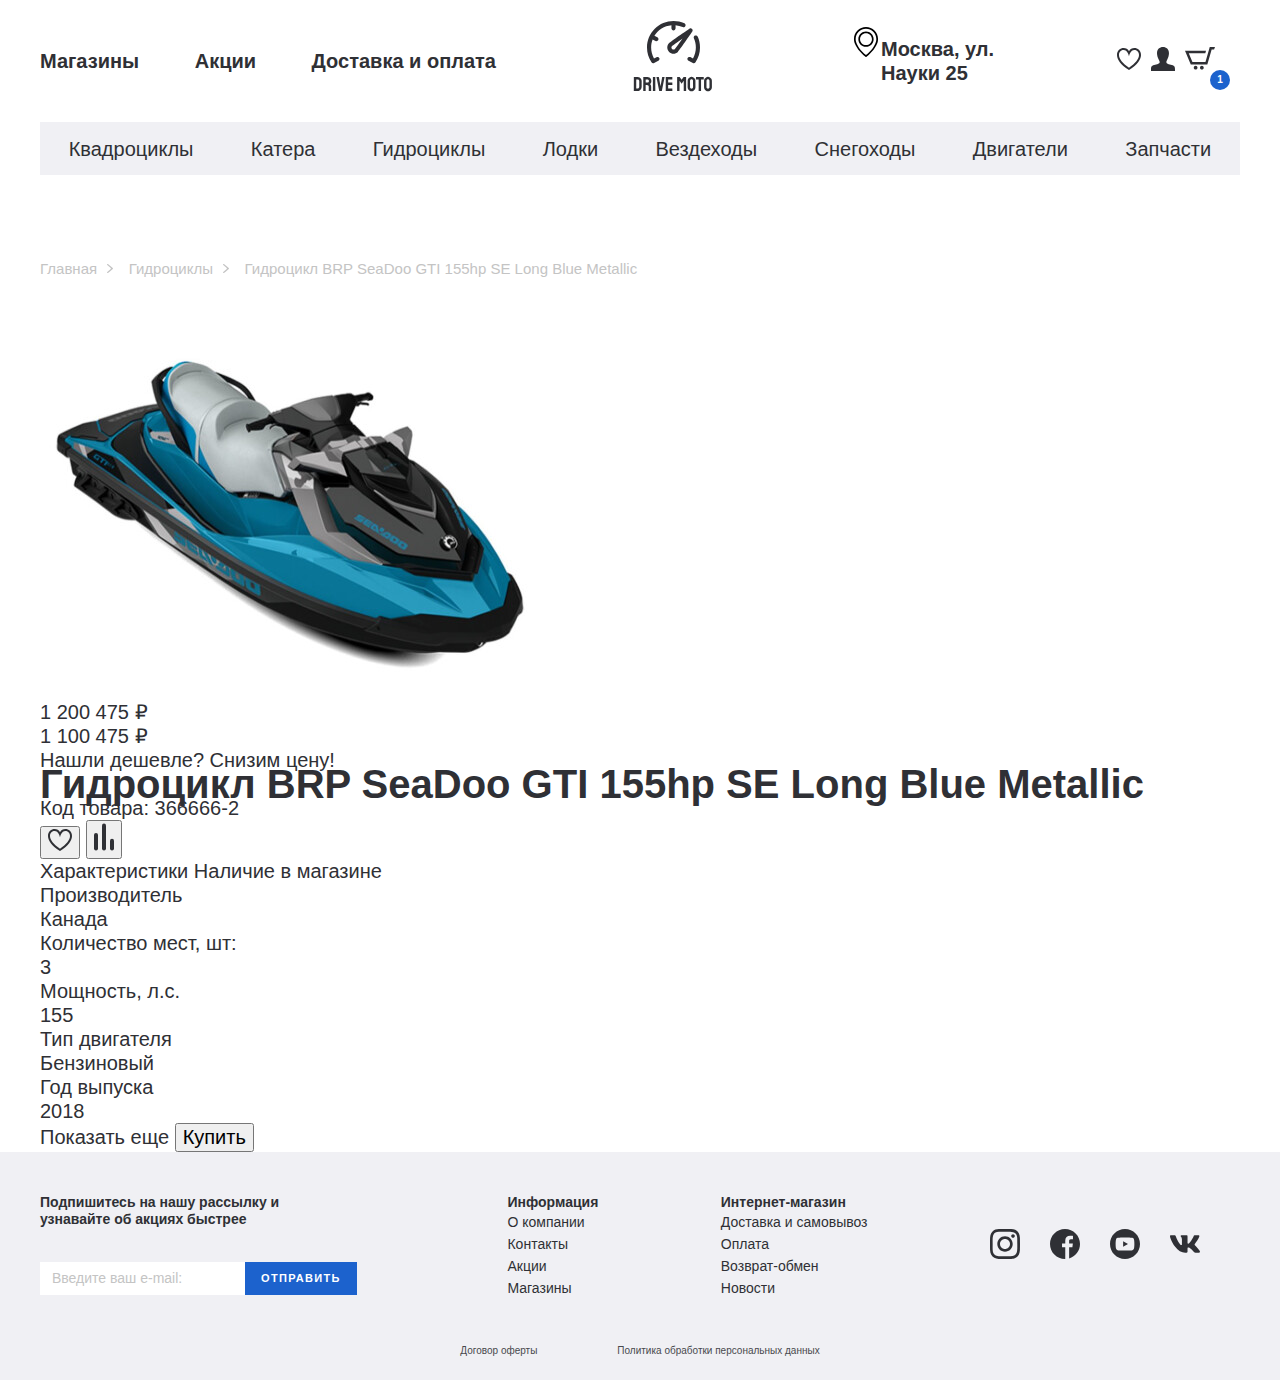
<file: product-card.html>
<!DOCTYPE html>
<html lang="ru">
<head>
  <meta charset="UTF-8">
  <meta name="viewport" content="width=device-width, initial-scale=1.0">
  <meta http-equiv="X-UA-Compatible" content="ie=edge">
  <title>Document</title>
  <link href="https://fonts.googleapis.com/css2?family=Barlow:wght@400;700&display=swap" rel="stylesheet">
  <link rel="stylesheet" href="css/normalize.css">
  <link rel="stylesheet" href="css/slick.css">
  <link rel="stylesheet" href="css/fonts.css">
  <link rel="stylesheet" href="css/ion.rangeSlider.min.css">
  <link rel="stylesheet" href="css/jquery.formstyler.css">
  <link rel="stylesheet" href="css/jquery.formstyler.theme.css">
  <link rel="stylesheet" href="css/jquery.rateyo.min.css">
  <link rel="stylesheet" href="css/style.css">
</head>
<body>
  
  <header class="header">
    <div class="header__top">
      <div class="container">
        <div class="header__top-inner">
          <nav class="menu">
            <ul class="menu__list">
              <li class="menu__item">
                <a class="menu__link" href="#" >
                  Магазины
                </a>
              </li>
              <li class="menu__item">
                <a class="menu__link" href="#" >
                  Акции
                </a>
              </li>
              <li class="menu__item">
                <a class="menu__link" href="#" >
                  Доставка и оплата
                </a>
              </li>
            </ul>
          </nav> 
            <a class="logo" href="#">
                <img class="logo__img" src="images/logo.svg" alt="">
            </a>
            <div class="header__box">
              <p class="header__address">
                Москва,  ул. Науки  25
              </p>
              <ul class="user-list">
                <li class="user-list__item">
                  <a class="user-list__link" href="#">
                    <img src="images/favorites.svg" alt="">
                  </a>
                </li>
                <li class="user-list__item">
                  <a class="user-list__link" href="#">
                    <img src="images/user.svg" alt="">
                  </a>
                </li>
                <li class="user-list__item">
                  <a class="user-list__link basket" href="#">
                    <img src="images/basket.svg" alt="">
                    <p class="basket__num">1</p>
                  </a>
                </li>
              </ul>
            </div>
        </div>
      </div>
    </div>
    <div class="header__bottom">
      <div class="container">
          <ul class="menu-categories">
            <li class="menu-categories__item">
              <a class="menu-categories__link" href="#">
                Квадроциклы
              </a>
            </li>
            <li class="menu-categories__item">
              <a class="menu-categories__link" href="#">
                Катера
              </a>
            </li>
            <li class="menu-categories__item">
              <a class="menu-categories__link" href="#">
                Гидроциклы
              </a>
            </li>
            <li class="menu-categories__item">
              <a class="menu-categories__link" href="#">
                Лодки
              </a>
            </li>
            <li class="menu-categories__item">
              <a class="menu-categories__link" href="#">
                Вездеходы
              </a>
            </li>
            <li class="menu-categories__item">
              <a class="menu-categories__link" href="#">
                Снегоходы
              </a>
            </li>
            <li class="menu-categories__item">
              <a class="menu-categories__link" href="#">
                Двигатели
              </a>
            </li>
            <li class="menu-categories__item">
              <a class="menu-categories__link" href="#">
                Запчасти
              </a>
            </li>
          </ul>
      </div>
    </div>
  </header>


  <div class="breadcrumbs">
    <div class="container">
      <ul class="breadcrumbs__list">
        <li class="breadcrumbs__list-item">
          <a href="#">Главная</a>
        </li>
        <li class="breadcrumbs__list-item">
          <a href="#">Гидроциклы</a>
        </li>
        <li class="breadcrumbs__list-item">
          <span>Гидроцикл BRP SeaDoo GTI 155hp SE Long Blue Metallic</span>
        </li>
      </ul>
    </div>
  </div>

  <section class="product-card">
    <div class="container">
      <div class="product-card__inner">
        <div class="product-card__img-box">
          <img class="product-card__img" src="images/content/gidrotsikl-large.png" alt="">
          <p class="product-card__price-old">1 200 475 ₽</p>
          <p class="product-card__price-new">1 100 475 ₽</p>
          <a href="#" class="product-card__link">Нашли дешевле? Снизим цену!</a>
        </div>

        <div class="product-card__content">
          <h1 class="product-card__title">Гидроцикл BRP SeaDoo GTI 155hp SE Long Blue Metallic</h1>
          <p class="product-card__code">Код товара: 	366666-2</p>
          <div class="product-card__buttons">
            <button class="product-card__icon-favorite">
              <img src="images/favorites.svg" alt="">
            </button>
            <button class="product-card__icon-comparsion">
              <img src="images/comparsion.svg" alt="">
            </button>
            <div class="rating">

            </div>
          </div>
          <div class="tabs__wrapper product-card__tabs">
            <div class="tabs">
              <a class="tab product-card__tab tab--active" href="#">Характеристики</a>
              <a class="tab product-card__tab" href="#">Наличие в магазине</a>
            </div>
            <div class="tabs-container">
              <div class="tabs-content product-card__tab-content tabs-content--active">
                <ul class="product-card__list">
                  <li class="product-card__item">
                    <div class="product-card__item-left">Производитель</div>
                    <div class="product-card__item-right">Канада</div>
                  </li>
                  <li class="product-card__item">
                    <div class="product-card__item-left">Количество мест, шт: </div>
                    <div class="product-card__item-right">3</div>
                  </li>
                  <li class="product-card__item">
                    <div class="product-card__item-left">Мощность, л.с.</div>
                    <div class="product-card__item-right">155</div>
                  </li>
                  <li class="product-card__item">
                    <div class="product-card__item-left">Тип двигателя</div>
                    <div class="product-card__item-right">Бензиновый</div>
                  </li>
                  <li class="product-card__item">
                    <div class="product-card__item-left">Год выпуска</div>
                    <div class="product-card__item-right">2018</div>
                  </li>
                </ul>
                <a href="#" class="product-card__more">Показать еще</a>
                <button class="product-card__btn">Купить</button>
              </div>
              <div class="tabs-content product-card__tab-content">
                content-2
              </div>
            </div>
          </div>

        </div>

      </div>
    </div>
  </section>


  <footer class="footer">
    <div class="container">
      <div class="footer__top">
        <div class="footer__top-inner">
          <div class="footer__top-item footer__top-mailing">
            <h6 class="footer__top-title">Подпишитесь на нашу рассылку 
              и узнавайте об акциях быстрее</h6>
              <form class="footer-form">
                <input class="footer-form__input" type="text" placeholder="Введите ваш e-mail:">
                <button class="footer-form__btn" type="submit">Отправить</button>
              </form>
          </div>
          <div class="footer__top-item">
            <h6 class="footer__top-title">Информация</h6>
            <ul class="footer-list">
              <li class="footer-list__item">
                <a href="#">О компании</a>
              </li>
              <li class="footer-list__item">
                <a href="#">Контакты</a>
              </li>
              <li class="footer-list__item">
                <a href="#">Акции</a>
              </li>
              <li class="footer-list__item">
                <a href="#">Магазины</a>
              </li>
            </ul>
          </div>
          <div class="footer__top-item">
            <h6 class="footer__top-title">Интернет-магазин</h6>
            <ul class="footer-list">
              <li class="footer-list__item">
                <a href="#">Доставка и самовывоз</a>
            </li>
              <li class="footer-list__item">
                <a href="#">Оплата</a>
              </li>
              <li class="footer-list__item">
                <a href="#">Возврат-обмен</a>
              </li>
              <li class="footer-list__item">
                <a href="#">Новости</a>
              </li>
            </ul>
          </div>
          <div class="footer__top-item footer__top-social">
            <ul class="social-list">
              <li class="social-list__item">
                <a href="#">
                  <img src="images/instagram.svg" alt="">
                </a>
              </li>
              <li class="social-list__item">
                <a href="#">
                  <img src="images/facebook.svg" alt="">
                </a>
              </li>
              <li class="social-list__item">
                <a href="#">
                  <img src="images/youtube.svg" alt="">
                </a>
              </li>
              <li class="social-list__item">
                <a href="#">
                  <img src="images/vk.svg" alt="">
                </a>
              </li>
            </ul>
          </div>
        </div>
      </div>
      <div class="footer__bottom">
        <a class="footer__bottom-link" href="#">Договор оферты</a>
        <a class="footer__bottom-link" href="#">Политика обработки персональных данных</a>
      </div>
  </div>
  </footer>

  <script src="https://ajax.googleapis.com/ajax/libs/jquery/3.4.1/jquery.min.js"></script>
  <script src="js/slick.min.js"></script>
  <script src="js/ion.rangeSlider.min.js"></script>
  <script src="js/jquery.formstyler.min.js"></script>
  <script src="js/jquery.rateyo.min.js"></script>
  <script src="js/main.js"></script>
</body>
</html>

<!--
<div class="tabs__wrapper">
  <div class="tabs">
    <a class="tab tab--active" href="#"></a>
  </div>
  <div class="tabs-container">
    <div class="tabs-content tabs-content--active">
    </div>
  </div>
</div>
-->
</file>
<file: css/fonts.css>
@font-face{
    font-family: 'SFProDisplay-Regular' , sans-serif;
    src:url(../fonts/SFProDisplay-Regular.woff2) format('woff2'),
        url(../fonts/SFProDisplay-Regular.woff) format('woff');
    font-weight: 400;
    font-style: normal;
    font-display: swap;
}
@font-face{
    font-family: 'SFProDisplay-Medium' , sans-serif;
    src:url(../fonts/SFProDisplay-Medium.woff2) format('woff2'),
        url(../fonts/SFProDisplay-Medium.woff) format('woff');
    font-weight: 500;
    font-style: normal;
    font-display: swap;
}
@font-face{
    font-family: 'SFProDisplay-Semibold' , sans-serif;
    src:url(../fonts/SFProDisplay-Semibold.woff2) format('woff2'),
        url(../fonts/SFProDisplay-Semibold.woff) format('woff');
    font-weight: 600;
    font-style: normal;
    font-display: swap;
}
@font-face{
    font-family: 'SFProDisplay-Bold' , sans-serif;
    src:url(../fonts/SFProDisplay-Bold.woff2) format('woff2'),
        url(../fonts/SFProDisplay-Bold.woff) format('woff');
    font-weight: 700;
    font-style: normal;
    font-display: swap;
}
</file>
<file: css/style.css>
html{
    box-sizing: border-box;
}
*, ::before, ::after{
    box-sizing: inherit;
}
a{
    text-decoration: none;
    color: inherit;
    display: inline-block;
}
ul, li{
    margin: 0;
    padding: 0;
    list-style: none;
}
h1, h2, h3, h4, h5, h6{
    margin: 0;
}
p{
    margin: 0;
}
body{
    color: #2F3035;
    font-family: 'SFProDisplay-Regular' , sans-serif;
    font-size: 20px;
    line-height: 24px;
    font-weight: 400;

}
.container{
    max-width: 1200px;
    padding: 0 auto;
    margin: 0 auto;
}
.page-section{
    margin-bottom: 80px;
}
.header__top-inner{
    display: flex;
    align-items: center;
    justify-content: space-between;
    min-height: 122px;
    font-family: 'SFProDisplay-Bold' , sans-serif;
    font-weight: 700;
}
.menu__item{
    display: inline-block;
    

}
.menu__item+.menu__item{
    padding-left: 50px;
}
.header__box{
    display: flex;
}
.header__address{
    padding-right: 60px;
    width: 266px;
    padding-left: 30px;
    position: relative;
}
.header__address::before{
    content: '';
    position: absolute;
    background-image: url('../images/address-icon.svg');
    width: 30px;
    height: 30px;
    left: 0;
    top: -10px;

}
.user-list{
    margin-right: 15px;
    display: flex;
    align-items: center;
}
.user-list__item{
    padding-right: 10px;
}
.basket{
    position: relative;
}
.basket__num{
    position: absolute;
    width: 20px;
    height: 20px;
    font-family: 'SFProDisplay-Medium' , sans-serif;
    font-size: 10px;
    line-height: 20px;
    color: #fff;
    background-color:#1C62CD;
    border-radius: 50%;
    text-align: center;
    bottom: -15px;
    right: -15px;
}
.header__bottom{
    margin-bottom: 80px;
}
.menu-categories{
    min-height: 53px;
    background-color:#F0F0F4;  
    display: flex;
    justify-content: space-around;
    align-items: center; 
}

.menu-categories__link{
    transition: all .3s;
    font-weight: 400;
    padding: 15px 0 14px;
    position: relative;
}
.menu-categories__link::before{
    content: '';
    position: absolute;
    width: 0;
    left: auto;
    right: 0;
    height: 3px;
    background-color: #1C62CD;
    bottom: -2px;
    transition: all .3s;
    

}
.menu-categories__link:hover{
    color: #000;
}
.menu-categories__link:hover::before{
    width: 100%;
    right: auto;
    left: 0;
}

.banner-section__inner{
    display: flex;
    justify-content: space-between;
}
.banner-section__slider{
    max-width: 870px;
}
.banner-section__slider-btn,
.product-slider__slider-btn{
    position: absolute;
    top: 50%;
    transform: translateX(-50%);
    background-color: transparent;
    border: none;
    margin: 0;
    padding: 0;
    z-index: 5;
    cursor: pointer;
}
.banner-section__slider-btnprev{
    left: 20px;
}
.banner-section__slider-btnnext{
    right: 20px;
}
.slick-dots{
    position: absolute;
    bottom: 40px;
    left: 0;
    right: 0;
    text-align: center;
}
.slick-dots li{
    display: inline-block;
    padding: 0 5px;
}
.slick-dots button{
    padding: 0;
    font-size: 0;
    margin: 0;
    width: 11px;
    height: 11px;
    border-radius: 50%;
    background-color: transparent;
    border: 1px solid #fff;
}
.slick-active li button{
    background-color: #fff;
}

.sale-item{
    max-width: 265px;
    text-align: center;
    border: 1px solid #CDCDCD;
    border-radius: 3px;
    display: flex;
    flex-direction: column;
    justify-content: space-between;
}
.sale-item__top{
    display: flex;
    justify-content: space-between;
    align-items: flex-start;
}
.sale-item__info{
    color: #fff;
    background-color: #1C62CD;
    font-size: 12px;
    line-height: 15px;
    letter-spacing: 0.1em;
    text-transform: uppercase;
    padding: 8px 20px;
}
.sale-item__price{
    text-align: right;
}
.price{
    font-family: 'Barlow', sans-serif;
    position: relative;
}
.sale-item__price-new{
    color: #1C62CD;
    font-weight: 700;
    font-size: 27px;
    line-height: 32px;
    margin-right: 6px;
    padding-right: 20px;
}
.sale-item__price-new::after{
    content: "";
    position: absolute;
    background-image: url('../images/icons-price.svg');
    top: 8px;
    right: 0;
    width: 15px;
    height: 18px;
}
.sale-item__price-old{
    color: #C4C4C4;
    font-weight: 400;
    font-size: 14px;
    line-height: 17px;
    margin-right: 15px;
    background-image: url('../images/old-line.svg');
    background-repeat: no-repeat;
    display: inline-block;
    padding: 2px 5px;
}
.sale-item__price-old::after{
    content: "";
    position: absolute;
    background-image: url('../images/icons-price-old.svg');
    right: -10px;
    top: 5px;
    width: 8px;
    height: 10px;
}
.sale-item__title{
    font-family: 'SFProDisplay-Bold' , sans-serif;
    font-weight: 700;
    font-size: 18px;
    line-height: 21px;
    margin-bottom: 7px;
}
.banner-section__slider-img{
    object-fit: cover;
    min-height: 400px;
}
.sale-item__img{
    object-fit: contain;
}
.sale-item__footer{
    padding: 25px 20px;
    font-size: 18px;
    line-height: 21px;
    background-color: #F0F0F4;

}
.sale-item__footer span{
    color: #1C62CD;
    display: block;
    font-weight: 700;
    font-family: 'Barlow', sans-serif;
}
.search__tabs{
    margin-bottom: 25px;
}
.search__tabs-item{
    padding: 11px 26px 12px;

}
.search__tabs-item.tab--active{
    border-radius: 5px;
    background-color: #f0f0f4;
    font-weight: 700;
    font-family: 'SFProDisplay-Bold' , sans-serif;
}
.tabs-content{
    display: none;
}
.tabs-content.tabs-content--active{
    display: block;
}
.search__content-form{
    display: flex;
}
.search__content-input{
    border: none;
    background-color: #F0F0F4;
    border-radius: 3px;
    padding: 5px 20px;
    font-size: 16px;
    line-height: 19px;
    width: 100%;
}
.search__content-input::placeholder{
    color: #656464;
}
.search__content-btn{
    font-family: 'SFProDisplay-Bold' , sans-serif;
    font-weight: 700;
    font-size: 14px;
    line-height: 17px;
    letter-spacing: 0.12em;
    text-transform: uppercase;
    color: #fff;
    background-color: #1C62CD;
    border-radius: 3px;
    padding: 17px 41px;
    border: none;
    margin-left: -3px;
}
.categories__inner{
    display: flex;
    justify-content: space-between;
    flex-wrap: wrap;
}
.categories__item{
    margin-bottom: 30px;
    width: 370px;
    border: 1px solid #CDCDCD;
    border-radius: 3px; 
    display: flex;
    justify-content: space-between;
    padding: 20px 20px 16px;
    transition: all .3s;
}
.categories__item:hover{
    box-shadow: 3px 3px 20px rgba(50, 50, 50, 0.25);
}
.categories__item-info{
    width: 50%;
    display: flex;
    flex-direction: column;
    justify-content: space-between;
}
.categories__item-img{
    text-align: center;
    width: 50%;
}
.categories__item-img img{
    max-width: 100%;
}
.categories__item-title{
    font-family: 'Barlow', sans-serif;
    font-weight: 700;
    font-size: 23px;
    line-height: 28px;
    color: #2F3035;
    transition: all .3s;
}
.categories__item:hover .categories__item-title{
    color: #1C62CD;
}
.categories__item-text{
    color: #C4C4C4;
    font-size: 14px;
    line-height: 17px;
}
.categories__item-text::after{
    content: url('../images/link-arrow.svg');
    padding-left: 2px;

}
.product-item__wrapper{
    position: relative;
    width: 271px;
    transition: all 0.3s;
}
.product-item__wrapper.product-item__wrapper--list{
    width: 100%;
}
.product-item{
    min-height: 400px;
    border: 1px solid #CDCDCD;
    border-radius: 3px;
    text-align: center;
    padding: 52px 20px 31px;
    transition: all 0.3s;
    width: 100%;
}
.product-item__title{
    font-weight: normal;
    padding: 14px 0 25px;
    font-size: 18px;
    line-height: 21px;
}

.product-item__favourite{
    position: absolute;
    top: 16px;
    right: 19px;
    width: 24px;
    height: 22px;
    background-color: transparent;
    border: none;
    outline: none;
    z-index: 5;
}
.product-item__favourite::before{
    content: '';
    position: absolute;
    background-image: url('../images/favorites.svg');
    width: 24px;
    height: 22px;
    top: 0;
    left: 0;
}
.product-item__favourite--active::before{
    background-image: url('../images/favorite-active.svg');
}
.product-item__price{
    font-weight: 700;
    font-size: 30px;
    line-height: 36px;
}
.product-item__basket{
    position: absolute;
    width: 60px;
    height: 40px;
    border: none;
    bottom: 0;
    right: 0;
    background: #1C62CD;
    border-radius: 10px 0px 0px 0px;
    padding-top: 7px;
    cursor: pointer;
    z-index: 10;
}
.product-item__hover-text{
    padding: 18px 21px;
    background-color: rgba(255, 255, 255, 0.9);
    opacity: 0;
    box-shadow: 0px 0px 15px rgba(0, 0, 0, 0.2);
    border-radius: 3px;
    position: absolute;
    top: 30%;
    display: inline-block;
    transition: all 0.3s;
}
.product-item__hover-text:hover{
    opacity: 1;
    color: #2F3035;
}
.product-item:hover{
    box-shadow: 3px 3px 20px rgba(50, 50, 50, 0.25);
    border-radius: 3px;
    color: #1C62CD;
}
.product-item:hover .product-item__notify-text{
    color: #2F3035;
}
.product-item--sale::before{
    content: 'SALE';
    position: absolute;
    top: 0;
    left: 0;
    text-transform: uppercase;
    background-color: #1C62CD;
    font-size: 12px;
    line-height: 14px;
    letter-spacing: 0.07em;
    color: #fff;
    padding: 8px 15px;

}

.product-item__wrapper.product-item__not-avialable .product-item__price{
    display: none;
}
.product-item__notify-text{
    display: none;
    font-weight: 700;
    font-size: 18px;
    line-height: 21px;
    color: #2F3035;
}
.product-item__wrapper.product-item__not-avialable .product-item__notify-text{
    display: block;
}
.product-item__wrapper.product-item__not-avialable .product-item__basket{
    display: none;
}
.product-item__notify-link{
    display: none;
}
.product-item__wrapper.product-item__not-avialable .product-item__title{
    padding-bottom: 42px;
}
.product-item__wrapper.product-item__not-avialable .product-item__notify-link{
    display: block;
    position: absolute;
    bottom: 10px;
    right: 0;
    left: 0;
    font-size: 16px;
    line-height: 19px;
    color: #1C62CD;
    text-align: center; 
}
.product-item__wrapper.product-item__not-avialable .product-item__notify-link span{
    border-bottom: 1px solid #1C62CD;
}

.product__title{
    font-family: 'Barlow', sans-serif;
    font-weight: 700;
    font-size: 25px;
    line-height: 30px;
    margin-bottom: 25px;
}
.products__tab + .products__tab{
    margin-left: 25px;
}
.products__tabs{
    margin-bottom: 25px;
}
.products__tab{
    padding-bottom: 12px;
}
.products__tab.tab--active{
    border-bottom: 2px solid #1C62CD;
}
.product-slider__slider-btnprev{
    left: -40px;
}
.product-slider__slider-btnnext{
    right: -40px;
}
.slick-slide img{
    display: inline;
}
.products__more-link{
    font-size: 15px;
    line-height: 18px; 
    letter-spacing: 0.12em;
    text-transform: uppercase;
    padding: 16px 43px;
    background-color: #F0F0F4;
}
.products{
    margin-bottom: 80px;
}
.products__more{
    text-align: center;
    margin: 35px 0 0;
}
.banner{
    margin-bottom: 75px;
}
.footer{
    background-color: #F0F0F4;
}
.footer__bottom{
    display: flex;
    justify-content: center;
    padding: 46px 0 23px;
}
.footer__bottom-link{
    font-size: 10px;
    line-height: 12px;
    color: #48494D;
    margin: 0 40px;
}
.footer__top{
    padding-top: 42px;
}
.footer__top-inner{
    display: flex;
    justify-content: space-between;
}
.footer__top-mailing.footer__top-item{
    width: 295px;
    margin-right: 50px;
}
.footer__top-title{
    font-weight: bold;
    font-size: 14px;
    line-height: 17px;
}
.footer-form{
    margin-top: 34px;
    display: flex;
    justify-content: space-between;
}
.footer-form__input{
    background-color: #fff;
    font-size: 14px;
    line-height: 17px;
    border: none;
    padding: 0 12px;
}
.footer-form__input::placeholder{
    color: #C4C4C4;
}
.footer-form__btn{
    text-transform: uppercase;
    font-family: 'SFProDisplay-Semibold' , sans-serif;
    padding: 10px 16px;
    color: #fff;
    border: none;
    font-weight: 600;
    font-size: 11px;
    line-height: 13px;
    letter-spacing: 0.12em;
    background-color: #1C62CD;
}
.footer-list{
    font-size: 14px;
    line-height: 22px;
}
.footer__top-social.footer__top-item{
    width: 250px;
}
.social-list{
    display: flex;
    align-items: center;
    height: 100%;
}
.social-list__item + .social-list__item{
    margin-left: 30px;
}
.breadcrumbs{
    margin-bottom: 41px;
}
.breadcrumbs__list-item{
    display: inline-block;
    padding-right: 16px;
    margin-right: 10px;
    font-size: 15px;
    line-height: 18px;
    color: #C4C4C4;
    position: relative;
}
.breadcrumbs__list-item::after{
    content: '';
    position: absolute;
    background-image: url('../images/link-arrow.svg');
    width: 6px;
    height: 9px;
    bottom: 5px;
    right: 0;
}
.breadcrumbs__list-item:last-child::after{
    display: none;
}
.catalog{
    margin-bottom: 100px;
}
.catalog__title{
    font-family: 'SFProDisplay-Bold' , sans-serif;
    font-weight: bold;
    font-size: 30px;
    line-height: 36px;
    color: #2F3035;
    margin-bottom: 26px;
}
.catalog__filter{
    display: flex;
    justify-content: space-between;
    margin-bottom: 50px;
}
.catalog__filter-items button{
    padding: 5px 23px;
    font-size: 14px;
    line-height: 17px;
    color: rgba(47, 48, 53, 0.7);
    background-color: #F0F0F4;
    border-radius: 3px;
    border: none;
    cursor: pointer;
}
.catalog__filter-items button + button{
    margin-left: 9px;
}
.catalog__filter-btn{
    display: flex;
    align-items: center;
}
.catalog__filter-btn button{
    background-color: transparent;
    border: none;
    cursor: pointer;
    margin: 0;
    padding: 0;
}
.catalog__filter-btn button + button{
    margin-left: 10px;
}
button.catalog__filter-btngrid{
    width: 23px;
    height: 21px;
}
button.catalog__filter-btnline{
    width: 25px;
    height: 19px;
}
.catalog__filter-button{
    opacity: 0.3;
    outline: none;
}
.catalog__filter-button--active{
    opacity: 1;
}
.select-item{
    border: 1.5px solid #D7D9DF;
    font-size: 14px;
    line-height: 17px;
    color: #2F3035;
    margin-right: 34px;
    padding: 7px 10px 7px 20px;
}
.jq-selectbox__select-text{
    overflow: visible;
}
.catalog__inner{
    display: flex;
}
.catalog__inner-aside{
    min-width: 290px;
    margin-right: 10px;

}
.catalog__inner-list{
    display: flex;
    justify-content: space-between;
    flex-wrap: wrap;
}
.catalog__inner-list .product-item__wrapper{
    margin-bottom: 30px;
}
.product-item__img{
    max-width: 100%;
}

.pagination{
    width: 100%;
    margin-top: 70px;
}
.pagination-list{
    display: flex;
    justify-content: center;
}
.pagination-list__item{
    padding: 6px 12px;
    color: #C4C4C4;
    border: 2px solid transparent;
    margin: 0 4px;
    font-size: 18px;
    line-height: 22px;
    
}
.pagination-list__item.active{
    color: #1C62CD;
    border: 2px solid #1C62CD;
}
.pagination-list__item a{
    display: block;
}
.aside-filter__tabs{
    display: flex;
    justify-content: space-between;
}
.aside-filter__tab{
    font-weight: 400;
    font-size: 16px;
    line-height: 19px;
    letter-spacing: 0.09em;
    text-transform: uppercase;
    color: #C4C4C4;
    width: 50%;
}
.aside-filter__tab.tab--active{
    color: #2F3035;
    font-family: 'SFProDisplay-Bold' , sans-serif;
    font-weight: bold;
}
.aside-filter__tab.tab--active span{
    display: inline-block;
    border-bottom: 2px solid #1C62CD;
    padding-bottom: 7px;
}
.aside-filter__item-drop{
    margin: 40px 0;
}
.aside-filter__item-title{
    font-family: 'SFProDisplay-Semibold' , sans-serif;
    font-weight: 600;
    font-size: 16px;
    line-height: 19px;
    padding-left: 26px;
}
.filter__item-drop{
    position: relative;
    cursor: pointer;
}
.filter__item-drop::before{
    content: '';
    position: absolute;
    background-image: url('../images/arrow-down.svg');
    left: 0;
    bottom: 5px;
    width: 12px;
    height: 8px;
    transform: rotate(0deg);
}
.filter__item-drop--active::before{
    transform: rotate(180deg);
}
.aside-filter__content{
    display: flex;
    flex-wrap: wrap;
    margin-top: 10px;
}
.aside-filter__content-box{
    width: 50%;
    margin-bottom: 10px;
}
.aside-filter__content-label{
    cursor: pointer;
    font-size: 14px;
    line-height: 17px;
}
.jq-checkbox , .jq-radio{
    width: 14px;
    height: 14px;
    border: 1px solid #c4c4c4;
    background: #fff;
    border-radius: 1px;
    box-shadow: none;
    vertical-align: -1px;
    margin: 0 8px 0 0;
}
.jq-checkbox.checked , .jq-radio.checked{
    background: #1C62CD;
    border: none;
}
.jq-checkbox.checked .jq-checkbox__div{
    width: 8px;
    height: 6px;
    margin: 4px 0 0 3px;
    border-bottom: none;
    border-left: none;
    transform: rotate(0);
    background-image: url('../images/checked.svg');
}
.jq-radio.checked .jq-radio__div{
    width: 0;
    height: 0;
    margin: 0;
    border-radius: 0;
    background: transparent;
    box-shadow: none;
}
.aside-filter__content.aside-filter__content-radio{
    flex-wrap: wrap;
}
.irs--flat{
    width: 100%;
    margin-top: -15px;
}
.irs--flat .irs-from, .irs--flat .irs-to, .irs--flat .irs-single{
    display: none;
}
.irs--flat .irs-min, .irs--flat .irs-max{
    font-family: 'Barlow', sans-serif;
    font-weight: 400;
    top: 55px;
    padding: 0;
    color: #2F3035;;
    font-size: 14px;
    line-height: 17px;
    text-shadow: none;
    background-color: transparent;
    border-radius: 0;
    text-decoration : underline;
    visibility: visible !important;
    padding-left: 27px;
}
.irs-min::before,
.irs-max::before{
    position: absolute;
    font-size: 14px;
    line-height: 17px;
    color: #C4C4C4;
    text-decoration: none;
    left: 0;
}
.irs-min::before{
    content: 'от';
}
.irs-max::before{
    content: 'до';
}
.irs--flat .irs-line{
    top: 25px;
    height: 1px;
    background-color:  #E0E0E0;
    border-radius: 0;
}
.irs--flat .irs-bar {
    top: 25px;
    height: 3px;
    background-color: #1C62CD;
}
.irs--flat .irs-handle {
    top: 22px;
    width: 8px;
    height: 8px;
    background-color: #1C62CD;
    border-radius: 50%;
}
.irs--flat .irs-handle>i:first-child,
.irs--flat .irs-handle.state_hover>i:first-child, .irs--flat .irs-handle:hover>i:first-child{
    background-color: transparent;
}
.aside-filter__item-list{
    margin: 46px 0 40px;
}
.filter__item-list{
    padding-top: 34px;
    display: flex;
    justify-content: space-between;
    border-bottom: 2px solid #C4C4C4;
}
.filter__item-listtitle{
    padding-bottom: 14px;
    font-weight: 600;
    font-size: 16px;
    line-height: 19px;
    padding-left: 26px;
}
.filter__item-listselect{
    color: #48494D;
    font-size: 14px;
    line-height: 17px;
    font-family: 'Barlow', sans-serif; 
}
.jq-selectbox__select {
    color: #48494D;
    font-size: 14px;
    line-height: 17px;
    font-family: 'Barlow', sans-serif; 
    height: 20px;
    padding: 0 23px 0 10px;
    border-radius: 0;
    background: transparent;
    box-shadow: none;
    text-shadow: none;
    border: none;
}
.jq-selectbox__trigger-arrow {
    position: absolute;
    top: 14px;
    right: 12px;
    width: 0;
    height: 0;
    border: none;
}
.jq-selectbox__trigger {
    border-left: none;
    background-image: url('../images/arrow-down.svg');
    bottom: 5px;
    width: 12px;
    height: 8px;
    top: 6px;
    right: 9px;
}
.jq-selectbox__select:hover,
.jq-selectbox__select:active {
    background: transparent;
    box-shadow: none;
}
.jq-selectbox.focused .jq-selectbox__select{
    border: none;
}

.jq-selectbox li:hover {
    background-color: rgba(107, 126, 172, 0.05);
    color:  rgba(0, 0, 0, 0.6);
}
.jq-selectbox li.selected {
    background-color: rgba(107, 126, 172, 0.05);
    color:  rgba(0, 0, 0, 0.6);
}
.jq-selectbox li{
    color:  rgba(0, 0, 0, 0.6);
}
.jq-selectbox__dropdown{
    padding-top: 15px;
    border-radius: 0;
    border:1px solid #E0E0E0;
    box-shadow: none;
}
.filter-more__btn{
    border: none;
    background-color: transparent;
    border-bottom: 1px solid #1C62CD;
    font-size: 14px;
    line-height: 17px;
    color: #1C62CD;
    padding: 0;
}
.filter-more{
    width: 100%;
}
.filter-search{
    width: 100%;
    height: 30px;
    border: 1px solid #E0E0E0;
    font-size: 12px;
    line-height: 14px;
    padding: 0 20px;
    margin-top: 10px;
    margin-bottom: 20px;
}
.filter-search::placeholder{
    color: #BDBEC2;
}
.btn-checked .aside-filter__content{
    flex-wrap: nowrap;
    justify-content: space-between;
}
.btn-checked .aside-filter__content-box{
    width: auto;
}
.btn-checked .aside-filter__content-label{
    position: relative;
    height: 25px;
    width: 63px;
    font-size: 12px;
    line-height: 14px;
    letter-spacing: 0.07em;
    font-weight: bold;
    color: #C4C4C4;
}
.btn-checked__text{
    position: absolute;
    top: -7px;
    left: 50%;
    transform: translateX(-59%);
    z-index: 5;

}
.btn-checked .jq-checkbox{
    background: #F0F0F4;
    height: 25px;
    width: 60px;
    border: none;
}
.btn-checked .jq-checkbox.checked{
    background: #1C62CD;
    color: #fff;
}
.btn-checked .jq-checkbox.checked ~ .btn-checked__text{
    color: #fff;
}
.btn-checked .jq-checkbox.checked .jq-checkbox__div{
    display: none;
}
.filter-btn__send{
    background-color: #F0F0F4;
    font-size: 15px;
    line-height: 18px;
    letter-spacing: 0.12em;
    text-transform: uppercase;
    color: #BDBEC2;
    padding: 16px 85px;
    border: none;
    cursor: pointer;
    margin-bottom: 15px;
}
.filter-btn__send--active{
    background-color: #1C62CD;
    color: #fff;
}
.aside-filter__item-btn{
    text-align: center;
}
.filter__extra{
    font-size: 13px;
    line-height: 16px;    
    color: #2F3035;
    padding-right: 29px;
    position: relative;
    display: inline-block;
    margin-bottom: 15px;
}
.filter__extra::after{
    position: absolute;
    content: '';
    background-image: url('../images/arrow-down.svg');
    width: 12px;
    height: 8px;
    top: 5px;
    right: 0;
}
.filter__extra-content{
    display: none;
}
.filter__extra.filter__item-drop--active::after{
    transform: rotate(180deg);
}
.filter-btn__reset{
    font-size: 13px;
    line-height: 16px;
    color: #C4C4C4;
    background-color: transparent;
    border: none;
    cursor: pointer;
    padding: 0;
    border-bottom: 1px solid #C4C4C4;
    display: inline-block;
}
</file>
<file: css/ion.rangeSlider.min.css>
/*!Ion.RangeSlider, 2.3.1, © Denis Ineshin, 2010 - 2019, IonDen.com, Build date: 2019-12-19 16:51:02*/.irs{position:relative;display:block;-webkit-touch-callout:none;-webkit-user-select:none;-khtml-user-select:none;-moz-user-select:none;-ms-user-select:none;user-select:none;font-size:12px;font-family:Arial,sans-serif}.irs-line{position:relative;display:block;overflow:hidden;outline:none !important}.irs-bar{position:absolute;display:block;left:0;width:0}.irs-shadow{position:absolute;display:none;left:0;width:0}.irs-handle{position:absolute;display:block;box-sizing:border-box;cursor:default;z-index:1}.irs-handle.type_last{z-index:2}.irs-min,.irs-max{position:absolute;display:block;cursor:default}.irs-min{left:0}.irs-max{right:0}.irs-from,.irs-to,.irs-single{position:absolute;display:block;top:0;left:0;cursor:default;white-space:nowrap}.irs-grid{position:absolute;display:none;bottom:0;left:0;width:100%;height:20px}.irs-with-grid .irs-grid{display:block}.irs-grid-pol{position:absolute;top:0;left:0;width:1px;height:8px;background:#000}.irs-grid-pol.small{height:4px}.irs-grid-text{position:absolute;bottom:0;left:0;white-space:nowrap;text-align:center;font-size:9px;line-height:9px;padding:0 3px;color:#000}.irs-disable-mask{position:absolute;display:block;top:0;left:-1%;width:102%;height:100%;cursor:default;background:rgba(0,0,0,0);z-index:2}.lt-ie9 .irs-disable-mask{background:#000;filter:alpha(opacity=0);cursor:not-allowed}.irs-disabled{opacity:.4}.irs-hidden-input{position:absolute !important;display:block !important;top:0 !important;left:0 !important;width:0 !important;height:0 !important;font-size:0 !important;line-height:0 !important;padding:0 !important;margin:0 !important;overflow:hidden;outline:none !important;z-index:-9999 !important;background:none !important;border-style:solid !important;border-color:transparent !important}.irs--flat{height:40px}.irs--flat.irs-with-grid{height:60px}.irs--flat .irs-line{top:25px;height:12px;background-color:#e1e4e9;border-radius:4px}.irs--flat .irs-bar{top:25px;height:12px;background-color:#ed5565}.irs--flat .irs-bar--single{border-radius:4px 0 0 4px}.irs--flat .irs-shadow{height:1px;bottom:16px;background-color:#e1e4e9}.irs--flat .irs-handle{top:22px;width:16px;height:18px;background-color:transparent}.irs--flat .irs-handle>i:first-child{position:absolute;display:block;top:0;left:50%;width:2px;height:100%;margin-left:-1px;background-color:#da4453}.irs--flat .irs-handle.state_hover>i:first-child,.irs--flat .irs-handle:hover>i:first-child{background-color:#a43540}.irs--flat .irs-min,.irs--flat .irs-max{top:0;padding:1px 3px;color:#999;font-size:10px;line-height:1.333;text-shadow:none;background-color:#e1e4e9;border-radius:4px}.irs--flat .irs-from,.irs--flat .irs-to,.irs--flat .irs-single{color:white;font-size:10px;line-height:1.333;text-shadow:none;padding:1px 5px;background-color:#ed5565;border-radius:4px}.irs--flat .irs-from:before,.irs--flat .irs-to:before,.irs--flat .irs-single:before{position:absolute;display:block;content:"";bottom:-6px;left:50%;width:0;height:0;margin-left:-3px;overflow:hidden;border:3px solid transparent;border-top-color:#ed5565}.irs--flat .irs-grid-pol{background-color:#e1e4e9}.irs--flat .irs-grid-text{color:#999}.irs--big{height:55px}.irs--big.irs-with-grid{height:70px}.irs--big .irs-line{top:33px;height:12px;background-color:white;background:linear-gradient(to bottom, #ddd -50%, white 150%);border:1px solid #ccc;border-radius:12px}.irs--big .irs-bar{top:33px;height:12px;background-color:#92bce0;border:1px solid #428bca;background:linear-gradient(to bottom, #ffffff 0%, #428bca 30%, #b9d4ec 100%);box-shadow:inset 0 0 1px 1px rgba(255,255,255,0.5)}.irs--big .irs-bar--single{border-radius:12px 0 0 12px}.irs--big .irs-shadow{height:1px;bottom:16px;background-color:rgba(66,139,202,0.5)}.irs--big .irs-handle{top:25px;width:30px;height:30px;border:1px solid rgba(0,0,0,0.3);background-color:#cbcfd5;background:linear-gradient(to bottom, white 0%, #B4B9BE 30%, white 100%);box-shadow:1px 1px 2px rgba(0,0,0,0.2),inset 0 0 3px 1px white;border-radius:30px}.irs--big .irs-handle.state_hover,.irs--big .irs-handle:hover{border-color:rgba(0,0,0,0.45);background-color:#939ba7;background:linear-gradient(to bottom, white 0%, #919BA5 30%, white 100%)}.irs--big .irs-min,.irs--big .irs-max{top:0;padding:1px 5px;color:white;text-shadow:none;background-color:#9f9f9f;border-radius:3px}.irs--big .irs-from,.irs--big .irs-to,.irs--big .irs-single{color:white;text-shadow:none;padding:1px 5px;background-color:#428bca;background:linear-gradient(to bottom, #428bca 0%, #3071a9 100%);border-radius:3px}.irs--big .irs-grid-pol{background-color:#428bca}.irs--big .irs-grid-text{color:#428bca}.irs--modern{height:55px}.irs--modern.irs-with-grid{height:55px}.irs--modern .irs-line{top:25px;height:5px;background-color:#d1d6e0;background:linear-gradient(to bottom, #e0e4ea 0%, #d1d6e0 100%);border:1px solid #a3adc1;border-bottom-width:0;border-radius:5px}.irs--modern .irs-bar{top:25px;height:5px;background:#20b426;background:linear-gradient(to bottom, #20b426 0%, #18891d 100%)}.irs--modern .irs-bar--single{border-radius:5px 0 0 5px}.irs--modern .irs-shadow{height:1px;bottom:21px;background-color:rgba(209,214,224,0.5)}.irs--modern .irs-handle{top:37px;width:12px;height:13px;border:1px solid #a3adc1;border-top-width:0;box-shadow:1px 1px 1px rgba(0,0,0,0.1);border-radius:0 0 3px 3px}.irs--modern .irs-handle>i:nth-child(1){position:absolute;display:block;top:-4px;left:1px;width:6px;height:6px;border:1px solid #a3adc1;background:white;transform:rotate(45deg)}.irs--modern .irs-handle>i:nth-child(2){position:absolute;display:block;box-sizing:border-box;top:0;left:0;width:10px;height:12px;background:#e9e6e6;background:linear-gradient(to bottom, white 0%, #e9e6e6 100%);border-radius:0 0 3px 3px}.irs--modern .irs-handle>i:nth-child(3){position:absolute;display:block;box-sizing:border-box;top:3px;left:3px;width:4px;height:5px;border-left:1px solid #a3adc1;border-right:1px solid #a3adc1}.irs--modern .irs-handle.state_hover,.irs--modern .irs-handle:hover{border-color:#7685a2;background:#c3c7cd;background:linear-gradient(to bottom, #ffffff 0%, #919ba5 30%, #ffffff 100%)}.irs--modern .irs-handle.state_hover>i:nth-child(1),.irs--modern .irs-handle:hover>i:nth-child(1){border-color:#7685a2}.irs--modern .irs-handle.state_hover>i:nth-child(3),.irs--modern .irs-handle:hover>i:nth-child(3){border-color:#48536a}.irs--modern .irs-min,.irs--modern .irs-max{top:0;font-size:10px;line-height:1.333;text-shadow:none;padding:1px 5px;color:white;background-color:#d1d6e0;border-radius:5px}.irs--modern .irs-from,.irs--modern .irs-to,.irs--modern .irs-single{font-size:10px;line-height:1.333;text-shadow:none;padding:1px 5px;background-color:#20b426;color:white;border-radius:5px}.irs--modern .irs-from:before,.irs--modern .irs-to:before,.irs--modern .irs-single:before{position:absolute;display:block;content:"";bottom:-6px;left:50%;width:0;height:0;margin-left:-3px;overflow:hidden;border:3px solid transparent;border-top-color:#20b426}.irs--modern .irs-grid{height:25px}.irs--modern .irs-grid-pol{background-color:#dedede}.irs--modern .irs-grid-text{color:silver;font-size:13px}.irs--sharp{height:50px;font-size:12px;line-height:1}.irs--sharp.irs-with-grid{height:57px}.irs--sharp .irs-line{top:30px;height:2px;background-color:black;border-radius:2px}.irs--sharp .irs-bar{top:30px;height:2px;background-color:#ee22fa}.irs--sharp .irs-bar--single{border-radius:2px 0 0 2px}.irs--sharp .irs-shadow{height:1px;bottom:21px;background-color:rgba(0,0,0,0.5)}.irs--sharp .irs-handle{top:25px;width:10px;height:10px;background-color:#a804b2}.irs--sharp .irs-handle>i:first-child{position:absolute;display:block;top:100%;left:0;width:0;height:0;border:5px solid transparent;border-top-color:#a804b2}.irs--sharp .irs-handle.state_hover,.irs--sharp .irs-handle:hover{background-color:black}.irs--sharp .irs-handle.state_hover>i:first-child,.irs--sharp .irs-handle:hover>i:first-child{border-top-color:black}.irs--sharp .irs-min,.irs--sharp .irs-max{color:white;font-size:14px;line-height:1;top:0;padding:3px 4px;opacity:.4;background-color:#a804b2;border-radius:2px}.irs--sharp .irs-from,.irs--sharp .irs-to,.irs--sharp .irs-single{font-size:14px;line-height:1;text-shadow:none;padding:3px 4px;background-color:#a804b2;color:white;border-radius:2px}.irs--sharp .irs-from:before,.irs--sharp .irs-to:before,.irs--sharp .irs-single:before{position:absolute;display:block;content:"";bottom:-6px;left:50%;width:0;height:0;margin-left:-3px;overflow:hidden;border:3px solid transparent;border-top-color:#a804b2}.irs--sharp .irs-grid{height:25px}.irs--sharp .irs-grid-pol{background-color:#dedede}.irs--sharp .irs-grid-text{color:silver;font-size:13px}.irs--round{height:50px}.irs--round.irs-with-grid{height:65px}.irs--round .irs-line{top:36px;height:4px;background-color:#dee4ec;border-radius:4px}.irs--round .irs-bar{top:36px;height:4px;background-color:#006cfa}.irs--round .irs-bar--single{border-radius:4px 0 0 4px}.irs--round .irs-shadow{height:4px;bottom:21px;background-color:rgba(222,228,236,0.5)}.irs--round .irs-handle{top:26px;width:24px;height:24px;border:4px solid #006cfa;background-color:white;border-radius:24px;box-shadow:0 1px 3px rgba(0,0,255,0.3)}.irs--round .irs-handle.state_hover,.irs--round .irs-handle:hover{background-color:#f0f6ff}.irs--round .irs-min,.irs--round .irs-max{color:#333;font-size:14px;line-height:1;top:0;padding:3px 5px;background-color:rgba(0,0,0,0.1);border-radius:4px}.irs--round .irs-from,.irs--round .irs-to,.irs--round .irs-single{font-size:14px;line-height:1;text-shadow:none;padding:3px 5px;background-color:#006cfa;color:white;border-radius:4px}.irs--round .irs-from:before,.irs--round .irs-to:before,.irs--round .irs-single:before{position:absolute;display:block;content:"";bottom:-6px;left:50%;width:0;height:0;margin-left:-3px;overflow:hidden;border:3px solid transparent;border-top-color:#006cfa}.irs--round .irs-grid{height:25px}.irs--round .irs-grid-pol{background-color:#dedede}.irs--round .irs-grid-text{color:silver;font-size:13px}.irs--square{height:50px}.irs--square.irs-with-grid{height:60px}.irs--square .irs-line{top:31px;height:4px;background-color:#dedede}.irs--square .irs-bar{top:31px;height:4px;background-color:black}.irs--square .irs-shadow{height:2px;bottom:21px;background-color:#dedede}.irs--square .irs-handle{top:25px;width:16px;height:16px;border:3px solid black;background-color:white;-webkit-transform:rotate(45deg);-ms-transform:rotate(45deg);transform:rotate(45deg)}.irs--square .irs-handle.state_hover,.irs--square .irs-handle:hover{background-color:#f0f6ff}.irs--square .irs-min,.irs--square .irs-max{color:#333;font-size:14px;line-height:1;top:0;padding:3px 5px;background-color:rgba(0,0,0,0.1)}.irs--square .irs-from,.irs--square .irs-to,.irs--square .irs-single{font-size:14px;line-height:1;text-shadow:none;padding:3px 5px;background-color:black;color:white}.irs--square .irs-grid{height:25px}.irs--square .irs-grid-pol{background-color:#dedede}.irs--square .irs-grid-text{color:silver;font-size:11px}
</file>
